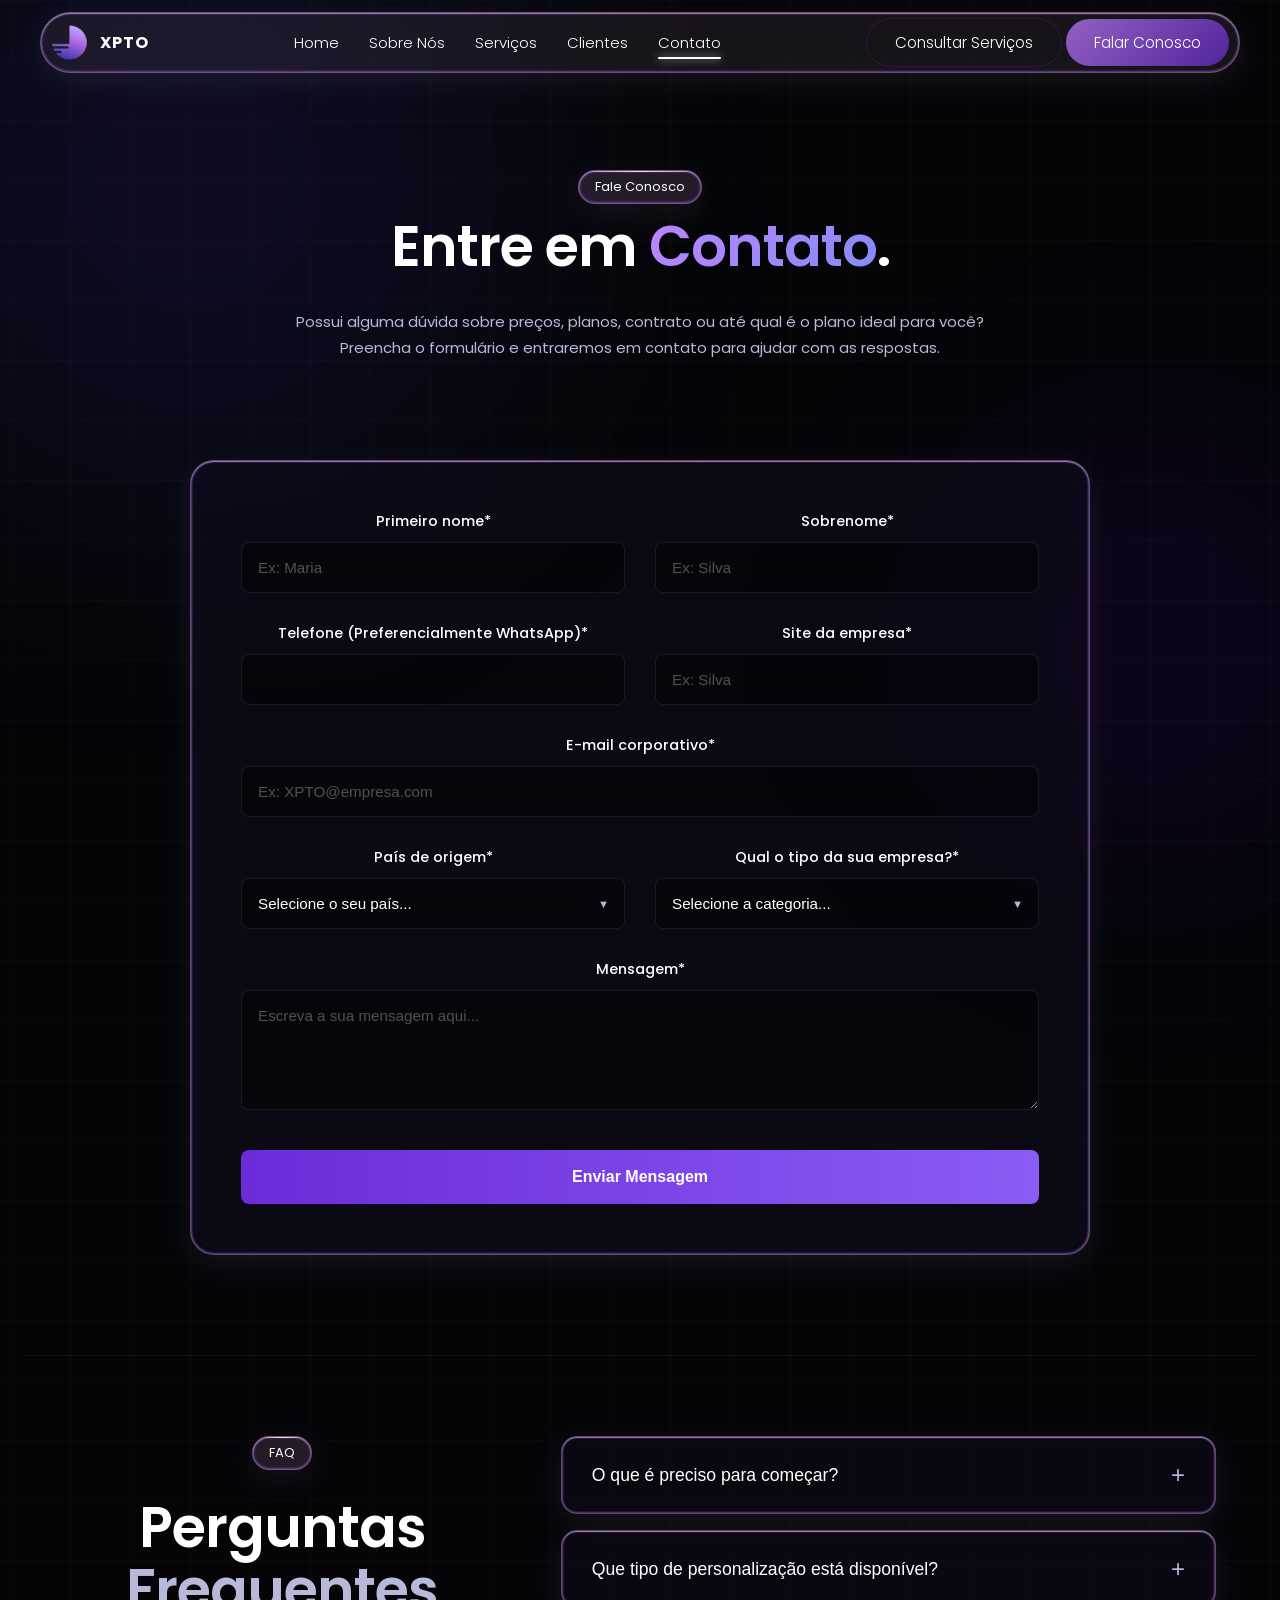
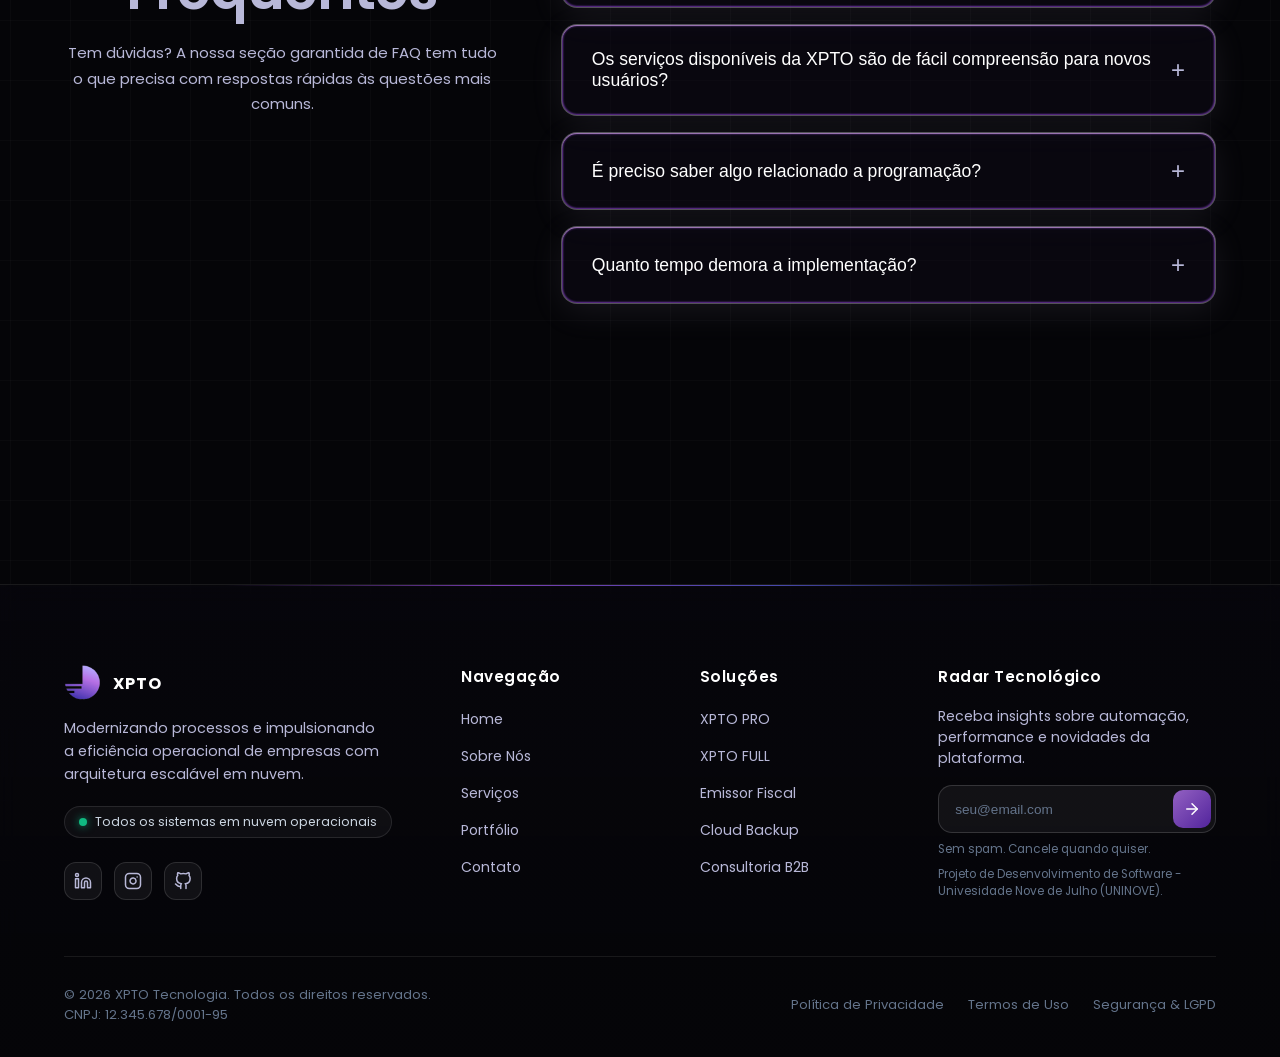
<file: contato.html>
<!DOCTYPE html>
<!-- ================ || INSTRUÇÕES INICIAIS | BASIC INSTRUCTIONS || =================== -->
<html lang="pt-BR">
<head>
    <meta charset="UTF-8">
    <meta name="viewport" content="width=device-width, initial-scale=1.0">
    <title>Contato | XPTO</title>
    <link rel="icon" type="image/png" href="./assets/favicon.ico">
    <link rel="stylesheet" href="style.css">
    
    <link rel="preconnect" href="https://fonts.googleapis.com">
    <link rel="preconnect" href="https://fonts.gstatic.com" crossorigin>
    <link href="https://fonts.googleapis.com/css2?family=Poppins:wght@300;400;500;600;700&display=swap" rel="stylesheet">
</head>

<body>
    <header class="header">
        <div class="header-container">
            <a href="index.html" class="logo">
                <img src="./assets/logo.png" alt="XPTO Logotipo" class="logo-brand">
                <span class="logo-text">XPTO</span>
            </a>

    <nav>
            <button class="mobile-menu-btn" id="mobileMenuBtn" aria-label="Abrir menu">
                <svg width="28" height="28" viewBox="0 0 24 24" fill="none" stroke="currentColor" stroke-width="2" stroke-linecap="round" stroke-linejoin="round">
                    <line x1="3" y1="12" x2="21" y2="12"></line>
                    <line x1="3" y1="6" x2="21" y2="6"></line>
                    <line x1="3" y1="18" x2="21" y2="18"></line>
                </svg>
            </button>

            <ul class="nav-links" id="navLinks">
        <li><a href="index.html" class="nav-link">Home</a></li>
        <li><a href="sobre.html" class="nav-link">Sobre Nós</a></li>
        <li><a href="servicos.html" class="nav-link">Serviços</a></li>
        <li><a href="portfolio.html" class="nav-link">Clientes</a></li>
        <li><a href="contato.html" class="nav-link active">Contato</a></li>
        <li class="mobile-only-action"><a href="contato.html" class="btn btn-primary" style="width: 100%; text-align: center;">Falar Conosco</a></li>
    </ul>
        </nav>

    <div class="nav-actions">
        <a href="contato.html" class="btn btn-outline">Consultar Serviços</a>
        <a href="contato.html" class="btn btn-primary">Falar Conosco</a>
    </div>
</header>
<main class="contact-page">
        <!-- ==================== || 1. CABEÇALHO DA PÁGINA || ==================== -->
        <section class="page-header">
            <div class="container text-center">
                <span class="badge">Fale Conosco</span>
                <h1 class="contact-title">Entre em <span class="text-gradient">Contato</span>.</h1>
                <p class="hero-description">Possui alguma dúvida sobre preços, planos, contrato ou até qual é o plano ideal para você? <br>Preencha o formulário e entraremos em contato para ajudar com as respostas.</p>
            </div>
        </section>

        <!-- ==================== || 2. ZONA DO FORMULÁRIO || ==================== -->
        <section class="form-section">
            <div class="container">
                <div class="form-wrapper">
                    <form action="#" method="POST" class="contact-form">
                        
                        <div class="form-row">
                            <div class="input-group">
                                <label for="firstName">Primeiro nome*</label>
                                <input type="text" id="firstName" name="firstName" placeholder="Ex: Maria" required>
                            </div>
                            <div class="input-group">
                                <label for="lastName">Sobrenome*</label>
                                <input type="text" id="lastName" name="lastName" placeholder="Ex: Silva" required>
                            </div>
                        </div>

                        <div class="form-row">
                            <div class="input-group">
                                <label for="firstName">Telefone (Preferencialmente WhatsApp)*</label>
                                <input type="number" id="phoneNumber" name="phoneNumber" required>
                            </div>
                            <div class="input-group">
                                <label for="lastName">Site da empresa*</label>
                                <input type="text" id="lastName" name="lastName" placeholder="Ex: Silva" required>
                            </div>
                        </div>

                        <div class="form-row full-width">
                            <div class="input-group">
                                <label for="email">E-mail corporativo*</label>
                                <input type="email" id="email" name="email" placeholder="Ex: XPTO@empresa.com" required>
                            </div>
                        </div>

                        <div class="form-row">
                            <div class="input-group">
                                <label for="country">País de origem*</label>
                                <div class="custom-select">
                                    <select id="country" name="country" required>
                                        <option value="" disabled selected>Selecione o seu país...</option>
                                        <option value="br">Brasil</option>
                                        <option value="pt">Portugal</option>
                                        <option value="us">Estados Unidos</option>
                                        <option value="other">Outro</option>
                                    </select>
                                </div>
                            </div>
                            <div class="input-group">
                                <label for="companyType">Qual o tipo da sua empresa?*</label>
                                <div class="custom-select">
                                    <select id="companyType" name="companyType" required>
                                        <option value="" disabled selected>Selecione a categoria...</option>
                                        <option value="startup">Startup</option>
                                        <option value="smb">Pequena/Média Empresa</option>
                                        <option value="enterprise">Grande Empresa</option>
                                        <option value="individual">Particular/Independente</option>
                                    </select>
                                </div>
                            </div>
                        </div>

                        <div class="form-row full-width">
                            <div class="input-group">
                                <label for="message">Mensagem*</label>
                                <textarea id="message" name="message" rows="5" placeholder="Escreva a sua mensagem aqui..." required></textarea>
                            </div>
                        </div>

                        <button type="submit" class="btn-submit">Enviar Mensagem</button>
                    </form>
                </div>
            </div>
        </section>

        <!-- ==================== || 3. FAQ SECTION || ==================== -->
        <section class="faq-section">
            <div class="container faq-container">
                
                <div class="faq-header">
                    <span class="badge">FAQ</span>
                    <h2 class="faq-title">Perguntas<br> <span class="faq-title-span">Frequentes</span></h2>
                    <p class="hero-description">Tem dúvidas? A nossa seção garantida de FAQ tem tudo o que precisa com respostas rápidas às questões mais comuns.</p>
                </div>

                <div class="faq-accordion">
                    
                    <div class="faq-item">
                        <button class="faq-question">
                            O que é preciso para começar?
                            <span class="icon-plus">+</span>
                        </button>
                        <div class="faq-answer">
                            <p>Basta entrar em contato conosco através do formulário acima! Agendaremos uma reunião inicial para entender as suas necessidades e desenhar um plano de ação personalizado para a sua empresa.</p>
                        </div>
                    </div>

                    <div class="faq-item">
                        <button class="faq-question">
                            Que tipo de personalização está disponível?
                            <span class="icon-plus">+</span>
                        </button>
                        <div class="faq-answer">
                            <p>Oferecemos personalização completa, desde a arquitetura de software até ao design da interface, garantindo que a solução final se adapte 100% aos processos e à marca do seu negócio.</p>
                        </div>
                    </div>

                    <div class="faq-item">
                        <button class="faq-question">
                            Os serviços disponíveis da XPTO são de fácil compreensão para novos usuários?
                            <span class="icon-plus">+</span>
                        </button>
                        <div class="faq-answer">
                            <p>Sim! O nosso departamento de Design e Interface foca especialmente em criar experiências ao usuário intuitivas. Além disso, o nosso time de Documentação fornece manuais e formação para garantir uma fácil assimilação e aprendizado.</p>
                        </div>
                    </div>

                    <div class="faq-item">
                        <button class="faq-question">
                            É preciso saber algo relacionado a programação?
                            <span class="icon-plus">+</span>
                        </button>
                        <div class="faq-answer">
                            <p>De forma alguma. Nós tratamos de todo o desenvolvimento técnico, infraestrutura e banco de dados. A sua única preocupação será operar o seu negócio de forma mais eficiente conosco no comando das partes mais complexas!</p>
                        </div>
                    </div>

                    <div class="faq-item">
                        <button class="faq-question">
                            Quanto tempo demora a implementação?
                            <span class="icon-plus">+</span>
                        </button>
                        <div class="faq-answer">
                            <p>O tempo varia dependendo da complexidade do projeto. Soluções mais simples podem estar prontas em semanas, enquanto sistemas complexos podem levar meses. Definimos prazos claros durante a fase de diagnóstico.</p>
                        </div>
                    </div>

                </div>
            </div>
        </section>
    </main>

<footer class="footer">
    <div class="container">
        <div class="footer-grid">
            
            <div class="footer-brand">
                <a href="index.html" class="footer-logo">
                    <img src="./assets/logo.png" alt="Logo XPTO" class="logo-brand">
                    <span class="logo-text">XPTO</span>
                </a>
                <p class="footer-description">
                    Modernizando processos e impulsionando a eficiência operacional de empresas com arquitetura escalável em nuvem.
                </p>

                <div class="system-status">
                    <span class="status-dot"></span>
                    <span>Todos os sistemas em nuvem operacionais</span>
                </div>

                <div class="footer-socials">
                    <a href="#" aria-label="LinkedIn" class="social-link">
                        <svg width="18" height="18" viewBox="0 0 24 24" fill="none" stroke="currentColor" stroke-width="2" stroke-linecap="round" stroke-linejoin="round">
                            <path d="M16 8a6 6 0 0 1 6 6v7h-4v-7a2 2 0 0 0-2-2 2 2 0 0 0-2 2v7h-4v-7a6 6 0 0 1 6-6z"></path>
                            <rect x="2" y="9" width="4" height="12"></rect>
                            <circle cx="4" cy="4" r="2"></circle>
                        </svg>
                    </a>
                    <a href="#" aria-label="Instagram" class="social-link">
                        <svg width="18" height="18" viewBox="0 0 24 24" fill="none" stroke="currentColor" stroke-width="2" stroke-linecap="round" stroke-linejoin="round">
                            <rect x="2" y="2" width="20" height="20" rx="5" ry="5"></rect>
                            <path d="M16 11.37A4 4 0 1 1 12.63 8 4 4 0 0 1 16 11.37z"></path>
                            <line x1="17.5" y1="6.5" x2="17.51" y2="6.5"></line>
                        </svg>
                    </a>
                    <a href="#" aria-label="GitHub" class="social-link">
                        <svg width="18" height="18" viewBox="0 0 24 24" fill="none" stroke="currentColor" stroke-width="2" stroke-linecap="round" stroke-linejoin="round">
                            <path d="M9 19c-5 1.5-5-2.5-7-3m14 6v-3.87a3.37 3.37 0 0 0-.94-2.61c3.14-.35 6.44-1.54 6.44-7A5.44 5.44 0 0 0 20 4.77 5.07 5.07 0 0 0 19.91 1S18.73.65 16 2.48a13.38 13.38 0 0 0-7 0C6.27.65 5.09 1 5.09 1A5.07 5.07 0 0 0 5 4.77a5.44 5.44 0 0 0-1.5 3.78c0 5.42 3.3 6.61 6.44 7A3.37 3.37 0 0 0 9 18.13V22"></path>
                        </svg>
                    </a>
                </div>
            </div>

            <div class="footer-col">
                <h4>Navegação</h4>
                <ul>
                    <li><a href="index.html">Home</a></li>
                    <li><a href="sobre.html">Sobre Nós</a></li>
                    <li><a href="servicos.html">Serviços</a></li>
                    <li><a href="portfolio.html">Portfólio</a></li>
                    <li><a href="contato.html">Contato</a></li>
                </ul>
            </div>

            <div class="footer-col">
                <h4>Soluções</h4>
                <ul>
                    <li><a href="servicos.html">XPTO PRO</a></li>
                    <li><a href="servicos.html">XPTO FULL</a></li>
                    <li><a href="servicos.html">Emissor Fiscal</a></li>
                    <li><a href="servicos.html">Cloud Backup</a></li>
                    <li><a href="servicos.html">Consultoria B2B</a></li>
                </ul>
            </div>

            <div class="footer-newsletter">
                <h4>Radar Tecnológico</h4>
                <p>Receba insights sobre automação, performance e novidades da plataforma.</p>
                <form class="newsletter-form" onsubmit="event.preventDefault();">
                    <input type="email" placeholder="seu@email.com" required aria-label="Seu e-mail">
                    <button type="submit" aria-label="Inscrever-se">
                        <svg width="18" height="18" viewBox="0 0 24 24" fill="none" stroke="currentColor" stroke-width="2" stroke-linecap="round" stroke-linejoin="round">
                            <line x1="5" y1="12" x2="19" y2="12"></line>
                            <polyline points="12 5 19 12 12 19"></polyline>
                        </svg>
                    </button>
                </form>
                <span class="newsletter-note">Sem spam. Cancele quando quiser.</span>
                <span class="newsletter-note">Projeto de Desenvolvimento de Software - Univesidade Nove de Julho (UNINOVE).</span>
            </div>

        </div>

        <div class="footer-bottom">
            <p>&copy; 2026 XPTO Tecnologia. Todos os direitos reservados. <br> CNPJ: 12.345.678/0001-95</p>
            <div class="footer-legal">
                <a href="#">Política de Privacidade</a>
                <a href="#">Termos de Uso</a>
                <a href="#">Segurança & LGPD</a>
            </div>
        </div>
    </div>
</footer>

    <script>
        const mobileMenuBtn = document.getElementById('mobileMenuBtn');
        const navLinks = document.getElementById('navLinks');

        mobileMenuBtn.addEventListener('click', () => {
            navLinks.classList.toggle('active');
        });
        document.addEventListener('DOMContentLoaded', function() {
            const faqItems = document.querySelectorAll('.faq-item');

            faqItems.forEach(item => {
                const questionBtn = item.querySelector('.faq-question');
                
                questionBtn.addEventListener('click', () => {
                    const currentlyActive = document.querySelector('.faq-item.active');
                    if (currentlyActive && currentlyActive !== item) {
                        currentlyActive.classList.remove('active');
                        currentlyActive.querySelector('.icon-plus').textContent = '+';
                    }

                    item.classList.toggle('active');
                    
                    const icon = item.querySelector('.icon-plus');
                    if (item.classList.contains('active')) {
                        icon.textContent = '−';
                    } else {
                        icon.textContent = '+';
                    }
                });
            });
        });
    </script>
</body>
</html>
</file>
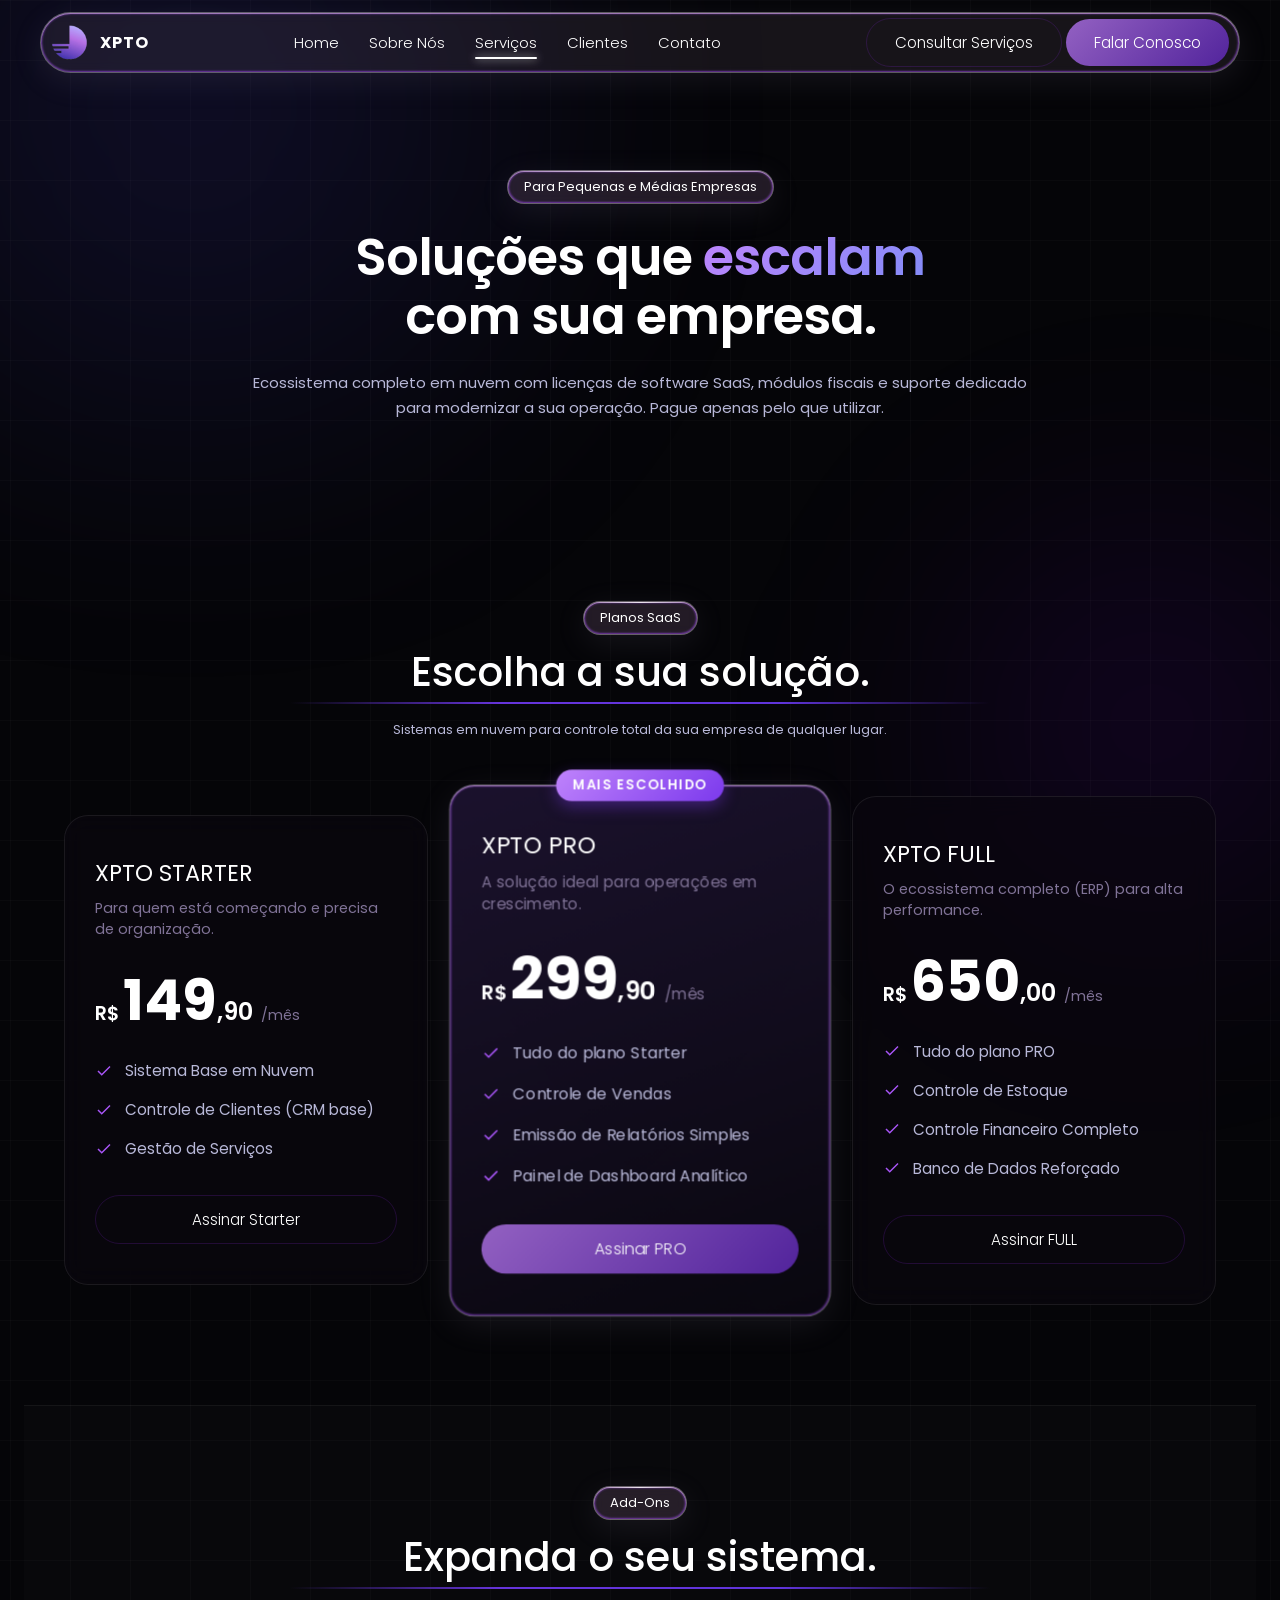
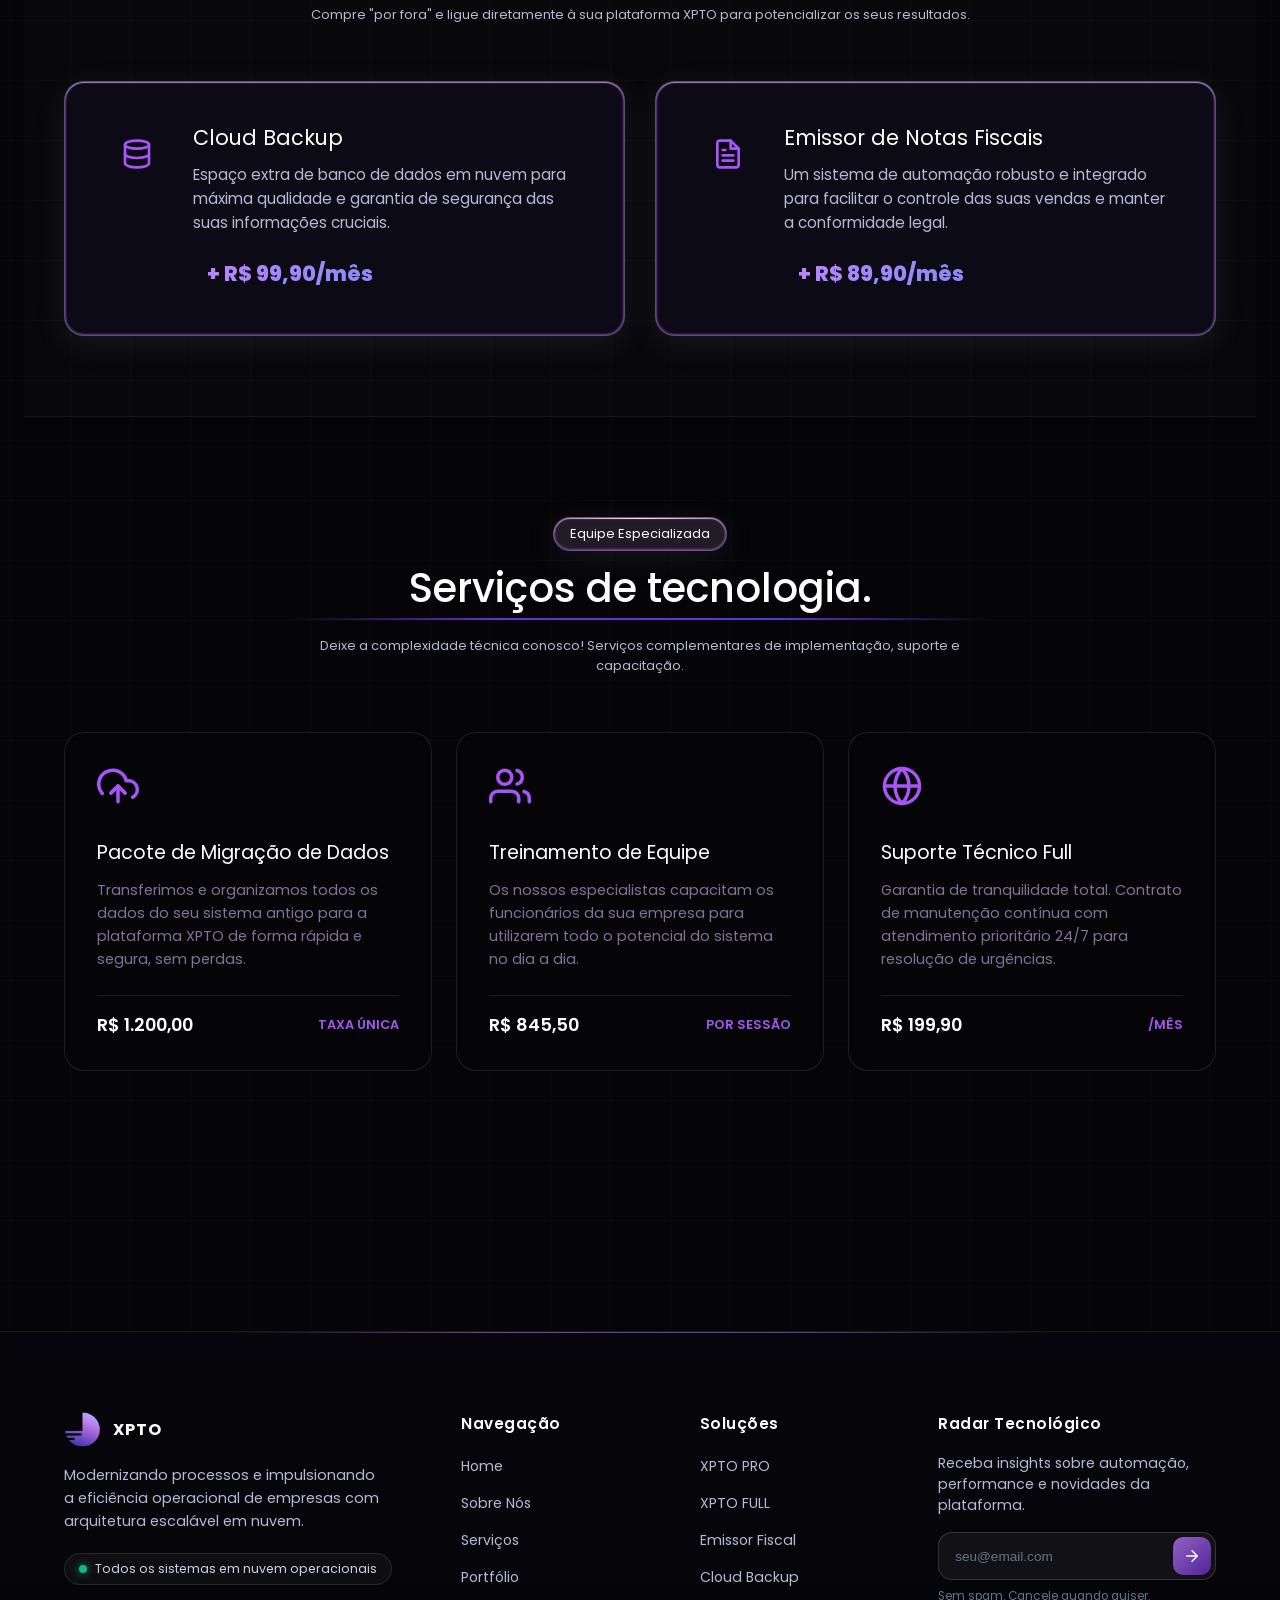
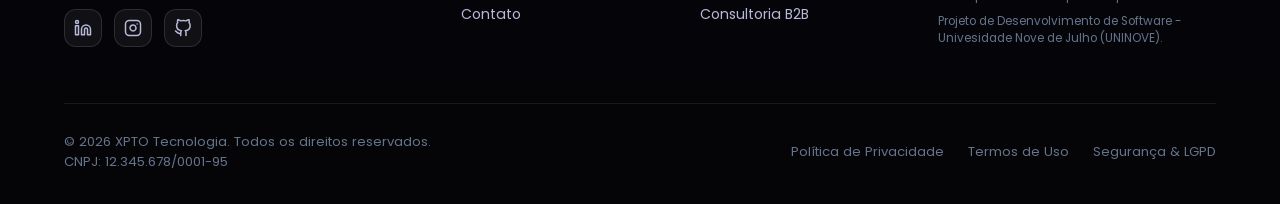
<file: servicos.html>
<!DOCTYPE html>
<!-- ================ || INSTRUÇÕES INICIAIS | BASIC INSTRUCTIONS || =================== -->
<html lang="pt-BR">
<head>
    <meta charset="UTF-8">
    <meta name="viewport" content="width=device-width, initial-scale=1.0">
    <title>Serviços & Planos | XPTO</title>
    <link rel="icon" type="image/png" href="./assets/favicon.ico">
    <link rel="stylesheet" href="style.css">
    
    <link rel="preconnect" href="https://fonts.googleapis.com">
    <link rel="preconnect" href="https://fonts.gstatic.com" crossorigin>
    <link href="https://fonts.googleapis.com/css2?family=Poppins:wght@300;400;500;600;700&display=swap" rel="stylesheet">
</head>

<body>
    <header class="header">
        <div class="header-container">
            <a href="index.html" class="logo">
                <img src="./assets/logo.png" alt="XPTO Logotipo" class="logo-brand">
                <span class="logo-text">XPTO</span>
            </a>

    <nav>
            <button class="mobile-menu-btn" id="mobileMenuBtn" aria-label="Abrir menu">
                <svg width="28" height="28" viewBox="0 0 24 24" fill="none" stroke="currentColor" stroke-width="2" stroke-linecap="round" stroke-linejoin="round">
                    <line x1="3" y1="12" x2="21" y2="12"></line>
                    <line x1="3" y1="6" x2="21" y2="6"></line>
                    <line x1="3" y1="18" x2="21" y2="18"></line>
                </svg>
            </button>

        <ul class="nav-links" id="navLinks">
        <li><a href="index.html" class="nav-link">Home</a></li>
        <li><a href="sobre.html" class="nav-link">Sobre Nós</a></li>
        <li><a href="servicos.html" class="nav-link active">Serviços</a></li>
        <li><a href="portfolio.html" class="nav-link">Clientes</a></li>
        <li><a href="contato.html" class="nav-link">Contato</a></li>
        <li class="mobile-only-action"><a href="contato.html" class="btn btn-primary" style="width: 100%; text-align: center;">Falar Conosco</a></li>
        </ul>
    </nav>

    <div class="nav-actions">
        <a href="contato.html" class="btn btn-outline">Consultar Serviços</a>
        <a href="contato.html" class="btn btn-primary">Falar Conosco</a>
    </div>
</header>

    <main class="services-page">
        <!-- ==================== || 1. HERO SERVIÇOS || ==================== -->
        <section class="services-hero">
            <div class="hero-glow" aria-hidden="true"></div>
            <div class="container text-center">
                <span class="badge">Para Pequenas e Médias Empresas</span>
                <h1 class="hero-title">Soluções que <span class="text-gradient">escalam</span><br>com sua empresa.</h1>
                <p class="hero-description">Ecossistema completo em nuvem com licenças de software SaaS, módulos fiscais e suporte dedicado <br> para modernizar a sua operação. Pague apenas pelo que utilizar.</p>
            </div>
        </section>

        <!-- ==================== || 2. SAAS (PLANOS DE ASSINATURA) || ==================== -->
        <section class="pricing-section">
            <div class="container">
                <div class="section-header">
                    <span class="badge">Planos SaaS</span>
                    <h2 class="section-title">Escolha a sua solução.</h2>
                    <p class="section-subtitle">Sistemas em nuvem para controle total da sua empresa de qualquer lugar.</p>
                </div>

                <div class="pricing-grid">
                    <div class="pricing-card">
                        <div class="pricing-header">
                            <h3>XPTO STARTER</h3>
                            <p>Para quem está começando e precisa de organização.</p>
                        </div>
                        <div class="pricing-price">
                            <span class="currency">R$</span>
                            <span class="amount">149</span>
                            <span class="cents">,90</span>
                            <span class="period">/mês</span>
                        </div>
                        <ul class="pricing-features">
                            <li><svg viewBox="0 0 24 24" fill="none" stroke="currentColor" stroke-width="2"><polyline points="20 6 9 17 4 12"></polyline></svg> Sistema Base em Nuvem</li>
                            <li><svg viewBox="0 0 24 24" fill="none" stroke="currentColor" stroke-width="2"><polyline points="20 6 9 17 4 12"></polyline></svg> Controle de Clientes (CRM base)</li>
                            <li><svg viewBox="0 0 24 24" fill="none" stroke="currentColor" stroke-width="2"><polyline points="20 6 9 17 4 12"></polyline></svg> Gestão de Serviços</li>
                        </ul>
                        <a href="contato.html" class="btn btn-outline btn-full">Assinar Starter</a>
                    </div>

                    <div class="pricing-card popular">
                        <div class="popular-badge">Mais Escolhido</div>
                        <div class="pricing-header">
                            <h3>XPTO PRO</h3>
                            <p>A solução ideal para operações em crescimento.</p>
                        </div>
                        <div class="pricing-price">
                            <span class="currency">R$</span>
                            <span class="amount">299</span>
                            <span class="cents">,90</span>
                            <span class="period">/mês</span>
                        </div>
                        <ul class="pricing-features">
                            <li><svg viewBox="0 0 24 24" fill="none" stroke="currentColor" stroke-width="2"><polyline points="20 6 9 17 4 12"></polyline></svg> Tudo do plano Starter</li>
                            <li><svg viewBox="0 0 24 24" fill="none" stroke="currentColor" stroke-width="2"><polyline points="20 6 9 17 4 12"></polyline></svg> Controle de Vendas</li>
                            <li><svg viewBox="0 0 24 24" fill="none" stroke="currentColor" stroke-width="2"><polyline points="20 6 9 17 4 12"></polyline></svg> Emissão de Relatórios Simples</li>
                            <li><svg viewBox="0 0 24 24" fill="none" stroke="currentColor" stroke-width="2"><polyline points="20 6 9 17 4 12"></polyline></svg> Painel de Dashboard Analítico</li>
                        </ul>
                        <a href="contato.html" class="btn btn-primary btn-full">Assinar PRO</a>
                    </div>

                    <div class="pricing-card">
                        <div class="pricing-header">
                            <h3>XPTO FULL</h3>
                            <p>O ecossistema completo (ERP) para alta performance.</p>
                        </div>
                        <div class="pricing-price">
                            <span class="currency">R$</span>
                            <span class="amount">650</span>
                            <span class="cents">,00</span>
                            <span class="period">/mês</span>
                        </div>
                        <ul class="pricing-features">
                            <li><svg viewBox="0 0 24 24" fill="none" stroke="currentColor" stroke-width="2"><polyline points="20 6 9 17 4 12"></polyline></svg> Tudo do plano PRO</li>
                            <li><svg viewBox="0 0 24 24" fill="none" stroke="currentColor" stroke-width="2"><polyline points="20 6 9 17 4 12"></polyline></svg> Controle de Estoque</li>
                            <li><svg viewBox="0 0 24 24" fill="none" stroke="currentColor" stroke-width="2"><polyline points="20 6 9 17 4 12"></polyline></svg> Controle Financeiro Completo</li>
                            <li><svg viewBox="0 0 24 24" fill="none" stroke="currentColor" stroke-width="2"><polyline points="20 6 9 17 4 12"></polyline></svg> Banco de Dados Reforçado</li>
                        </ul>
                        <a href="contato.html" class="btn btn-outline btn-full">Assinar FULL</a>
                    </div>
                </div>
            </div>
        </section>

        <!-- ==================== || 3. ADD-ONS E MÓDULOS || ==================== -->
        <section class="addons-section">
            <div class="container">
                <div class="section-header">
                    <span class="badge">Add-Ons</span>
                    <h2 class="section-title">Expanda o seu sistema.</h2>
                    <p class="section-subtitle">Compre "por fora" e ligue diretamente à sua plataforma XPTO para potencializar os seus resultados.</p>
                </div>

                <div class="addons-grid">
                    <div class="addon-card">
                        <div class="addon-icon">
                            <svg viewBox="0 0 24 24" fill="none" stroke="currentColor" stroke-width="2" stroke-linecap="round" stroke-linejoin="round">
                                <ellipse cx="12" cy="5" rx="9" ry="3"></ellipse>
                                <path d="M21 12c0 1.66-4 3-9 3s-9-1.34-9-3"></path>
                                <path d="M3 5v14c0 1.66 4 3 9 3s9-1.34 9-3V5"></path>
                            </svg>
                        </div>
                        <div class="addon-content">
                            <h3>Cloud Backup</h3>
                            <p>Espaço extra de banco de dados em nuvem para máxima qualidade e garantia de segurança das suas informações cruciais.</p>
                            <span class="addon-price">+ R$ 99,90/mês</span>
                        </div>
                    </div>

                    <div class="addon-card">
                        <div class="addon-icon">
                            <svg viewBox="0 0 24 24" fill="none" stroke="currentColor" stroke-width="2" stroke-linecap="round" stroke-linejoin="round">
                                <path d="M14 2H6a2 2 0 0 0-2 2v16a2 2 0 0 0 2 2h12a2 2 0 0 0 2-2V8z"></path>
                                <polyline points="14 2 14 8 20 8"></polyline>
                                <line x1="16" y1="13" x2="8" y2="13"></line>
                                <line x1="16" y1="17" x2="8" y2="17"></line>
                                <polyline points="10 9 9 9 8 9"></polyline>
                            </svg>
                        </div>
                        <div class="addon-content">
                            <h3>Emissor de Notas Fiscais</h3>
                            <p>Um sistema de automação robusto e integrado para facilitar o controle das suas vendas e manter a conformidade legal.</p>
                            <span class="addon-price">+ R$ 89,90/mês</span>
                        </div>
                    </div>
                </div>
            </div>
        </section>

        <!-- ==================== || 4. SERVIÇOS DE TECNOLOGIA || ==================== -->
        <section class="tech-services-section">
            <div class="container">
                <div class="section-header">
                    <span class="badge">Equipe Especializada</span>
                    <h2 class="section-title">Serviços de tecnologia.</h2>
                    <p class="section-subtitle">Deixe a complexidade técnica conosco! Serviços complementares de implementação, suporte e capacitação.</p>
                </div>

                <div class="tech-grid">
                    <div class="tech-card">
                        <div class="tech-icon">
                            <svg viewBox="0 0 24 24" fill="none" stroke="currentColor" stroke-width="2" stroke-linecap="round" stroke-linejoin="round">
                                <polyline points="16 16 12 12 8 16"></polyline>
                                <line x1="12" y1="12" x2="12" y2="21"></line>
                                <path d="M20.39 18.39A5 5 0 0 0 18 9h-1.26A8 8 0 1 0 3 16.3"></path>
                                <polyline points="16 16 12 12 8 16"></polyline>
                            </svg>
                        </div>
                        <h3>Pacote de Migração de Dados</h3>
                        <p>Transferimos e organizamos todos os dados do seu sistema antigo para a plataforma XPTO de forma rápida e segura, sem perdas.</p>
                        <div class="tech-footer">
                            <span class="tech-price">R$ 1.200,00</span>
                            <span class="tech-type">Taxa Única</span>
                        </div>
                    </div>

                    <div class="tech-card">
                        <div class="tech-icon">
                            <svg viewBox="0 0 24 24" fill="none" stroke="currentColor" stroke-width="2" stroke-linecap="round" stroke-linejoin="round">
                                <path d="M17 21v-2a4 4 0 0 0-4-4H5a4 4 0 0 0-4 4v2"></path>
                                <circle cx="9" cy="7" r="4"></circle>
                                <path d="M23 21v-2a4 4 0 0 0-3-3.87"></path>
                                <path d="M16 3.13a4 4 0 0 1 0 7.75"></path>
                            </svg>
                        </div>
                        <h3>Treinamento de Equipe</h3>
                        <p>Os nossos especialistas capacitam os funcionários da sua empresa para utilizarem todo o potencial do sistema no dia a dia.</p>
                        <div class="tech-footer">
                            <span class="tech-price">R$ 845,50</span>
                            <span class="tech-type">Por Sessão</span>
                        </div>
                    </div>

                    <div class="tech-card">
                        <div class="tech-icon">
                            <svg viewBox="0 0 24 24" fill="none" stroke="currentColor" stroke-width="2" stroke-linecap="round" stroke-linejoin="round">
                                <circle cx="12" cy="12" r="10"></circle>
                                <path d="M12 2a14.5 14.5 0 0 0 0 20 14.5 14.5 0 0 0 0-20"></path>
                                <path d="M2 12h20"></path>
                            </svg>
                        </div>
                        <h3>Suporte Técnico Full</h3>
                        <p>Garantia de tranquilidade total. Contrato de manutenção contínua com atendimento prioritário 24/7 para resolução de urgências.</p>
                        <div class="tech-footer">
                            <span class="tech-price">R$ 199,90</span>
                            <span class="tech-type">/mês</span>
                        </div>
                    </div>
                </div>
            </div>
        </section>
    </main>

<footer class="footer">
    <div class="container">
        <div class="footer-grid">
            
            <div class="footer-brand">
                <a href="index.html" class="footer-logo">
                    <img src="./assets/logo.png" alt="Logo XPTO" class="logo-brand">
                    <span class="logo-text">XPTO</span>
                </a>
                <p class="footer-description">
                    Modernizando processos e impulsionando a eficiência operacional de empresas com arquitetura escalável em nuvem.
                </p>

                <div class="system-status">
                    <span class="status-dot"></span>
                    <span>Todos os sistemas em nuvem operacionais</span>
                </div>

                <div class="footer-socials">
                    <a href="#" aria-label="LinkedIn" class="social-link">
                        <svg width="18" height="18" viewBox="0 0 24 24" fill="none" stroke="currentColor" stroke-width="2" stroke-linecap="round" stroke-linejoin="round">
                            <path d="M16 8a6 6 0 0 1 6 6v7h-4v-7a2 2 0 0 0-2-2 2 2 0 0 0-2 2v7h-4v-7a6 6 0 0 1 6-6z"></path>
                            <rect x="2" y="9" width="4" height="12"></rect>
                            <circle cx="4" cy="4" r="2"></circle>
                        </svg>
                    </a>
                    <a href="#" aria-label="Instagram" class="social-link">
                        <svg width="18" height="18" viewBox="0 0 24 24" fill="none" stroke="currentColor" stroke-width="2" stroke-linecap="round" stroke-linejoin="round">
                            <rect x="2" y="2" width="20" height="20" rx="5" ry="5"></rect>
                            <path d="M16 11.37A4 4 0 1 1 12.63 8 4 4 0 0 1 16 11.37z"></path>
                            <line x1="17.5" y1="6.5" x2="17.51" y2="6.5"></line>
                        </svg>
                    </a>
                    <a href="#" aria-label="GitHub" class="social-link">
                        <svg width="18" height="18" viewBox="0 0 24 24" fill="none" stroke="currentColor" stroke-width="2" stroke-linecap="round" stroke-linejoin="round">
                            <path d="M9 19c-5 1.5-5-2.5-7-3m14 6v-3.87a3.37 3.37 0 0 0-.94-2.61c3.14-.35 6.44-1.54 6.44-7A5.44 5.44 0 0 0 20 4.77 5.07 5.07 0 0 0 19.91 1S18.73.65 16 2.48a13.38 13.38 0 0 0-7 0C6.27.65 5.09 1 5.09 1A5.07 5.07 0 0 0 5 4.77a5.44 5.44 0 0 0-1.5 3.78c0 5.42 3.3 6.61 6.44 7A3.37 3.37 0 0 0 9 18.13V22"></path>
                        </svg>
                    </a>
                </div>
            </div>

            <div class="footer-col">
                <h4>Navegação</h4>
                <ul>
                    <li><a href="index.html">Home</a></li>
                    <li><a href="sobre.html">Sobre Nós</a></li>
                    <li><a href="servicos.html">Serviços</a></li>
                    <li><a href="portfolio.html">Portfólio</a></li>
                    <li><a href="contato.html">Contato</a></li>
                </ul>
            </div>

            <div class="footer-col">
                <h4>Soluções</h4>
                <ul>
                    <li><a href="servicos.html">XPTO PRO</a></li>
                    <li><a href="servicos.html">XPTO FULL</a></li>
                    <li><a href="servicos.html">Emissor Fiscal</a></li>
                    <li><a href="servicos.html">Cloud Backup</a></li>
                    <li><a href="servicos.html">Consultoria B2B</a></li>
                </ul>
            </div>

            <div class="footer-newsletter">
                <h4>Radar Tecnológico</h4>
                <p>Receba insights sobre automação, performance e novidades da plataforma.</p>
                <form class="newsletter-form" onsubmit="event.preventDefault();">
                    <input type="email" placeholder="seu@email.com" required aria-label="Seu e-mail">
                    <button type="submit" aria-label="Inscrever-se">
                        <svg width="18" height="18" viewBox="0 0 24 24" fill="none" stroke="currentColor" stroke-width="2" stroke-linecap="round" stroke-linejoin="round">
                            <line x1="5" y1="12" x2="19" y2="12"></line>
                            <polyline points="12 5 19 12 12 19"></polyline>
                        </svg>
                    </button>
                </form>
                <span class="newsletter-note">Sem spam. Cancele quando quiser.</span>
                <span class="newsletter-note">Projeto de Desenvolvimento de Software - Univesidade Nove de Julho (UNINOVE).</span>
            </div>

        </div>

        <div class="footer-bottom">
            <p>&copy; 2026 XPTO Tecnologia. Todos os direitos reservados. <br> CNPJ: 12.345.678/0001-95</p>
            <div class="footer-legal">
                <a href="#">Política de Privacidade</a>
                <a href="#">Termos de Uso</a>
                <a href="#">Segurança & LGPD</a>
            </div>
        </div>
    </div>
</footer>

    <script>
        document.addEventListener('DOMContentLoaded', function() {
            const mobileMenuBtn = document.getElementById('mobileMenuBtn');
            const navLinks = document.getElementById('navLinks');

            mobileMenuBtn.addEventListener('click', () => {
                navLinks.classList.toggle('active');
            });
        });
    </script>
</body>
</html>
</file>
<file: style.css>
/* =========================================================================
    [SITE - XPTO] -> DEFINIÇÃO DE VARIÁVEIS GLOBAIS + CONFIGURAÇÃO DO TEMA 
    ============================================================================ */
:root {
    --font-title: 'Poppins', sans-serif;
    --font-body: 'Poppins', sans-serif;
    font-family: "Poppins", sans-serif;

    --bg-dark: #0a0a0c;
    --bg-purple: #29046d;
    --bg-card: rgba(8, 6, 8, 0.932);
    --bg-card-hover: #ffffff0f;
    --border-color: #8a2be233;
    --border-hover: #9d4edd;
    
    --accent-purple: #8a2be2;
    --accent-glow: #a855f7;
    --text-primary: #ffffff;
    --text-secondary: #b8b8d8;
    --text-muted: #807397;
    
    --gradient-primary: linear-gradient(135deg, #9361c2 0%, #52249c 100%);
    --gradient-glow: radial-gradient(circle at 50% 0%, #8a2be259 0%, #0a0a0c 75%);
    --gradient-card: linear-gradient(180deg, #8a2be214 0%, #0a0a0c99 100%);

    --shadow-glow: 0 0 25px rgba(146, 79, 209, 0.35);
    --shadow-card: 0 10px 30px rgba(0, 0, 0, 0.5);
    
    --radius-sm: 30px;
    --radius-md: 16px;
    --radius-lg: 24px;
    --transition: all 0.3s cubic-bezier(0.4, 0, 0.2, 1);
}

h1, h2, h3, .logo-text {
    font-family: var(--font-title);
    font-weight: 400;
    font-style: normal;
}

* {
    margin: 0;
    padding: 0;
    box-sizing: border-box;
}

html {
    scroll-behavior: smooth;
    font-size: 16px;
}

body {
    background-color: #050508;
    background-image: 
        linear-gradient(rgba(255, 255, 255, 0.02) 1px, transparent 1px),
        linear-gradient(90deg, rgba(255, 255, 255, 0.02) 1px, transparent 1px);
    background-size: 60px 60px;
    background-position: center top;
    color: #ffffff;
    min-height: 100vh;
    position: relative;
    overflow-x: hidden; 
    z-index: 0;
}

body::before {
    content: '';
    position: absolute;
    top: -10%;
    left: -20%;
    width: 70vw;
    height: 70vw;
    background: radial-gradient( rgba(79, 70, 229, 0.15) 0%, transparent 80%);
    filter: blur(90px);
    pointer-events: none; 
    z-index: -1;
}

body::after {
    content: '';
    position: absolute;
    top: 10%;
    right: -20%;
    width: 60vw;
    height: 60vw;
    background: radial-gradient(rgba(120, 0, 233, 0.12) 0%, transparent 60%);
    filter: blur(90px);
    pointer-events: none;
    z-index: -1;
}
a {
    text-decoration: none;
    color: inherit;
    transition: var(--transition);
}

ul {
    list-style: none;
}

img {
    max-width: 100%;
    height: auto;
    display: block;
}

.container {
    max-width: 1200px;
    margin: 0 auto;
    padding: 0 24px;
}

/* ==========================================================================
    [SITE - XPTO] -> BOTÕES, BADGES E UTILITÁRIOS
   ========================================================================== */
.btn {
    display: inline-flex;
    align-items: center;
    justify-content: center;
    padding: 12px 28px;
    border-radius: var(--radius-sm);
    font-weight: 300;
    font-size: 0.95rem;
    cursor: pointer;
    transition: var(--transition);
}

.btn-primary {
    background: var(--gradient-primary);
    color: #ffffff;
}

.btn-primary:hover {
    transform: translateY(-2px);
}

.btn-outline {
    background: transparent;
    border: 1px solid var(--border-color);
    color: var(--text-primary);
}

.btn-outline:hover {
     transform: translateY(-2px);
    border-color: var(--accent-glow);
    background: rgba(138, 43, 226, 0.1);
    box-shadow: var(--shadow-glow);
}

.badge {
    font-size: 13px;
    display: inline-block;
    padding: 6px 16px;
    border-radius: 50px;
    background: rgba(250, 189, 255, 0.12);
    backdrop-filter: blur(7px);
    -webkit-backdrop-filter: blur(7px);
    border-radius: 20px;
    border: 1px solid rgba(255, 255, 255, 0.3);
    box-shadow: 
        0 8px 32px rgba(179, 165, 194, 0.1),
        inset 0 1px 0 rgba(254, 217, 255, 0.411),
        inset 0 -1px 0 rgba(86, 4, 153, 0.1),
        inset 0 0 2px 1px rgba(169, 85, 247, 0.623);
    position: relative;
    overflow: hidden;
}

.badge::before {
  content: '';
  position: absolute;
  top: 0;
  left: 0;
  right: 0;
  height: 1px;
  background: linear-gradient(
    90deg,
    transparent,
    rgba(255, 255, 255, 0.8),
    transparent
  );
}

.badge::after {
  content: '';
  position: absolute;
  top: 0;
  left: 0;
  width: 1px;
  height: 100%;
  background: linear-gradient(
    180deg,
    rgba(255, 255, 255, 0.8),
    transparent,
    rgba(255, 255, 255, 0.3)
  );
}

.section-header {
    text-align: center;
    max-width: 700px;
    margin: 0 auto 56px auto;
}

.section-title {
    font-family: var(--font-title);
    font-size: 40px;
    font-weight: 500;
    background-image: linear-gradient(to right, transparent 0%, #6634db 30%, #6034db 70%, transparent 100%);      background-repeat: no-repeat;
    background-size: 100% 2px;
    background-position: 0 100%;
    padding-bottom: 2px;
    margin-bottom: 16px;
}

.section-subtitle {
    color: var(--text-secondary);
    font-size: 13px;
}

/* ==========================================================================
   [SITE - XPTO] -> RODAPÉ (FOOTER)
   ========================================================================== */
.footer {
    position: relative;
    background: linear-gradient(180deg, rgba(8, 7, 14, 0.6) 0%, rgba(5, 5, 8, 0.98) 100%);
    backdrop-filter: blur(12px);
    -webkit-backdrop-filter: blur(12px);
    padding: 80px 0 32px 0;
    margin-top: 60px;
    overflow: hidden;
    border-top: 1px solid rgba(255, 255, 255, 0.08);
}

.footer::before {
    content: '';
    position: absolute;
    top: 0;
    left: 50%;
    transform: translateX(-50%);
    width: 65%;
    height: 1px;
    background: linear-gradient(90deg, transparent, rgba(168, 85, 247, 0.7), rgba(99, 102, 241, 0.7), transparent);
}

.footer .container {
    position: relative;
    z-index: 1;
}

.footer-grid {
    display: grid;
    grid-template-columns: 1.8fr 1fr 1fr 1.4fr;
    gap: 40px;
    padding-bottom: 56px;
    border-bottom: 1px solid rgba(255, 255, 255, 0.08);
}

.footer-logo {
    display: inline-flex;
    align-items: center;
    gap: 12px;
    text-decoration: none;
    margin-bottom: 16px;
}

.footer-description {
    color: var(--text-secondary, #b8b8d8);
    font-size: 0.9rem;
    line-height: 1.6;
    max-width: 320px;
    margin-bottom: 20px;
}

.system-status {
    display: inline-flex;
    align-items: center;
    gap: 8px;
    padding: 6px 14px;
    background: rgba(255, 255, 255, 0.04);
    border: 1px solid rgba(255, 255, 255, 0.1);
    border-radius: 30px;
    font-size: 0.78rem;
    color: #cbd5e1;
    margin-bottom: 24px;
}

.status-dot {
    width: 8px;
    height: 8px;
    border-radius: 50%;
    background-color: #10b981;
    box-shadow: 0 0 8px rgba(16, 185, 129, 0.8);
    animation: pulseStatus 2s infinite;
}

@keyframes pulseStatus {
    0%, 100% { opacity: 1; transform: scale(1); }
    50% { opacity: 0.5; transform: scale(0.85); }
}

.footer-socials {
    display: flex;
    align-items: center;
    gap: 12px;
}

.social-link {
    width: 38px;
    height: 38px;
    border-radius: 12px;
    background: rgba(255, 255, 255, 0.05);
    border: 1px solid rgba(255, 255, 255, 0.12);
    display: flex;
    align-items: center;
    justify-content: center;
    color: var(--text-secondary, #b8b8d8);
    transition: all 0.3s ease;
}

.social-link:hover {
    color: #ffffff;
    background: rgba(168, 85, 247, 0.2);
    border-color: var(--accent-glow, #a855f7);
    transform: translateY(-3px);
    box-shadow: 0 6px 16px rgba(168, 85, 247, 0.3);
}

.footer-col h4,
.footer-newsletter h4 {
    font-family: var(--font-title, 'Poppins', sans-serif);
    font-size: 0.95rem;
    font-weight: 600;
    color: #ffffff;
    margin-bottom: 18px;
    letter-spacing: 0.5px;
}

.footer-col ul {
    list-style: none;
    padding: 0;
    margin: 0;
    display: flex;
    flex-direction: column;
    gap: 12px;
}

.footer-col a {
    color: var(--text-secondary, #b8b8d8);
    font-size: 0.88rem;
    text-decoration: none;
    transition: color 0.25s ease, transform 0.25s ease;
    display: inline-block;
}

.footer-col a:hover {
    color: #ffffff;
    transform: translateX(4px);
}

.footer-newsletter p {
    color: var(--text-secondary, #b8b8d8);
    font-size: 0.88rem;
    line-height: 1.5;
    margin-bottom: 16px;
}

.newsletter-form {
    display: flex;
    align-items: center;
    background: rgba(255, 255, 255, 0.05);
    border: 1px solid rgba(255, 255, 255, 0.15);
    border-radius: 14px;
    padding: 4px;
    transition: border-color 0.3s ease, box-shadow 0.3s ease;
}

.newsletter-form:focus-within {
    border-color: var(--accent-glow, #a855f7);
    box-shadow: 0 0 15px rgba(168, 85, 247, 0.25);
}

.newsletter-form input {
    flex: 1;
    background: transparent;
    border: none;
    padding: 10px 12px;
    color: #ffffff;
    font-size: 0.85rem;
    outline: none;
    min-width: 0;
}

.newsletter-form input::placeholder {
    color: #64748b;
}

.newsletter-form button {
    background: var(--gradient-primary, linear-gradient(135deg, #9361c2 0%, #52249c 100%));
    border: none;
    border-radius: 10px;
    width: 38px;
    height: 38px;
    display: flex;
    align-items: center;
    justify-content: center;
    color: #ffffff;
    cursor: pointer;
    flex-shrink: 0;
    transition: transform 0.25s ease, box-shadow 0.25s ease;
}

.newsletter-form button:hover {
    transform: scale(1.05);
    box-shadow: 0 0 12px rgba(168, 85, 247, 0.6);
}

.newsletter-note {
    display: block;
    font-size: 0.74rem;
    color: #64748b;
    margin-top: 8px;
}

.footer-bottom {
    padding-top: 28px;
    display: flex;
    align-items: center;
    justify-content: space-between;
    flex-wrap: wrap;
    gap: 16px;
    font-size: 0.82rem;
    color: #64748b;
}

.footer-legal {
    display: flex;
    align-items: center;
    gap: 24px;
}

.footer-legal a {
    color: #64748b;
    text-decoration: none;
    transition: color 0.25s ease;
}

.footer-legal a:hover {
    color: #cbd5e1;
}


/* ==========================================================================
   1. [HOME] -> CABEÇALHO (HEADER & NAVBAR) & ESTILOS DA PÁGINA
   ========================================================================== */
.header {
    position: fixed;
    width: 100%;
    z-index: 1000;
    background: transparent;
    transition: background 0.4s ease, backdrop-filter 0.4s ease, border-color 0.4s ease, box-shadow 0.4s ease;
}

.header-container {
    max-width: 1200px;
    margin: 12px auto;
    width: 95%;
    padding: 5px 10px;
    display: flex;
    align-items: center;
    justify-content: space-between;
    border-radius: var(--radius-sm);
    background: rgba(122, 103, 124, 0.158);
    backdrop-filter: blur(7px);
    -webkit-backdrop-filter: blur(7px);
    border-radius: 40px;
    border: 1px solid rgba(255, 255, 255, 0.3);
    box-shadow: 
        0 8px 32px rgba(179, 165, 194, 0.1),
        inset 0 1px 0 rgba(254, 217, 255, 0.411),
        inset 0 -1px 0 rgba(86, 4, 153, 0.1),
        inset 0 0 2px 1px rgba(169, 85, 247, 0.623);
    position: relative;
}

.logo {
    display: flex;
    align-items: center;
    gap: 12px;
}

.logo-brand {
    height: 36px;
    width: auto;
}

.logo-text {
    font-family: var(--font-title);
    font-size: 15;
    font-weight: 700;
    color: var(--text-primary);
    letter-spacing: 1px;
}

.nav-links {
    display: flex;
    align-items: center;
    gap: 75px;
    font-size: 15px;
    font-weight: 300;
}

/* ==========================================================================
   2. [HOME] -> HERO SECTION (SEÇÃO PRINCIPAL)
   ========================================================================== */
.hero {
    position: relative;
    padding: 170px 24px 100px 24px;
    text-align: center;
} 

.hero-container {
    max-width: 850px;
    margin: 0 auto;
}

.hero-title {
    font-family: var(--font-title);
    font-size: 3.2rem;
    font-weight: 560;
    line-height: 1.15;
    margin-top: 1.5rem;
    margin-bottom: 1.5rem;
    letter-spacing: -1px;
}

.hero-description {
    font-size: 15px;
    color: var(--text-secondary);
    margin-bottom: 40px;
    line-height: 1.7;  
}

.hero-buttons {
    display: flex;
    align-items: center;
    justify-content: center;
    gap: 16px;
}

/* ==========================================================================
   3. [HOME] -> CARROSSEL DE EMPRESAS (TRUSTED LOGOS CAROUSEL)
   ========================================================================== */

.trusted-by {
    max-width: 1200px;
    margin: 60px auto 0 auto;
    text-align: center;
    border-top: 1px solid rgba(255, 255, 255, 0.05);
    padding-top: 30px;
}

.trusted-by p {
    color: var(--text-muted);
    font-weight: 600;
    font-size: 0.85rem;
    margin-bottom: 24px;
    text-transform: uppercase;
    letter-spacing: 1.5px;
}

.trusted-logos-fade {
    overflow: hidden;
    width: 100%;
    position: relative;
    -webkit-mask-image: linear-gradient(to right, transparent 0%, black 15%, black 85%, transparent 100%);
    mask-image: linear-gradient(to right, transparent 0%, black 15%, black 85%, transparent 100%);
}

.trusted-logos-carousel {
    display: flex;
    align-items: center;
    gap: 60px; 
    width: max-content; 
    animation: scrollMarquee 20s linear infinite; 
}

.trusted-logos-fade:hover .trusted-logos-carousel {
    animation-play-state: paused;
}

.trusted-logos-carousel img {
    height: 35px;
    width: auto;
    object-fit: contain;
    filter: grayscale(100%) brightness(200%); 
    opacity: 0.6;
    transition: all 0.3s ease;
}

.trusted-logos-carousel img:hover {
    filter: grayscale(0%) brightness(100%);
    opacity: 1;
}

@keyframes scrollMarquee {
    0% {
        transform: translateX(0);
    }
    100% {
        transform: translateX(-50%); 
    }
}

/* ==========================================================================
   4. [HOME] -> GRELHA DE SERVIÇOS (SERVICES GRID)
   ========================================================================== */
.services-grid {
    display: grid;
    grid-template-columns: repeat(auto-fit, minmax(280px, 1fr));
    gap: 24px;
}

.service-card {
    background: var(--bg-card, rgba(255, 255, 255, 0.03));
    border-radius: var(--radius-md, 20px);
    padding: 28px;
    display: flex;
    flex-direction: column;
    justify-content: space-between;
    transition: all 0.35s cubic-bezier(0.4, 0, 0.2, 1);
    cursor: pointer;
    position: relative;
    overflow: hidden;
    border: 0.3px solid rgba(255, 255, 255, 0.3);
    box-shadow: 
        0 8px 32px rgba(179, 165, 194, 0.1),
        inset 0 1px 0 rgba(254, 217, 255, 0.411),
        inset 0 -1px 0 rgba(86, 4, 153, 0.1),
        inset 0 0 2px 1px rgba(169, 85, 247, 0.623);
}

.card-header {
    display: flex;
    align-items: center;
    justify-content: space-between;
    margin-bottom: 20px;
}

.service-icon {
    color: var(--accent-glow, #a855f7);
    display: flex;
    align-items: center;
    justify-content: center;
    transition: color 0.3s ease, transform 0.3s ease;
}

.service-icon svg {
    width: 40px;
    height: 40px;
}

.card-arrow {
    width: 36px;
    height: 36px;
    border-radius: 50%;
    border: 1px solid var(--border-color, rgba(138, 43, 226, 0.4));
    display: flex;
    align-items: center;
    justify-content: center;
    color: var(--accent-glow, #a855f7);
    transition: all 0.3s ease;
}

.card-arrow svg {
    width: 18px;
    height: 18px;
}

.card-meta {
    display: flex;
    align-items: center;
    justify-content: space-between;
    margin-bottom: 12px;
}

.service-category {
    font-size: 0.75rem;
    text-transform: uppercase;
    letter-spacing: 0.8px;
    font-weight: 700;
    color: var(--accent-glow, #a855f7);
    transition: color 0.3s ease;
}

.service-price {
    font-family: var(--font-title);
    font-size: 1.1rem;
    font-weight: 700;
    color: #ffffff;
}

.service-price small {
    font-size: 0.75rem;
    font-weight: 400;
    opacity: 0.8;
}

.service-card h3 {
    font-family: var(--font-title);
    font-size: 1.2rem;
    color: #ffffff;
    margin-bottom: 10px;
    transition: color 0.3s ease;
}

.service-card p {
    color: var(--text-secondary, #a0a0b0);
    font-size: 0.9rem;
    line-height: 1.55;
    transition: color 0.3s ease;
}

.service-card:hover {
    background: linear-gradient(135deg, #7c3aed 0%, #4f46e5 100%);
    border-color: rgba(255, 255, 255, 0.4);
    box-shadow: 0 15px 35px rgba(124, 58, 237, 0.45);
    transform: translateY(-6px);
}

.service-card:hover .service-icon {
    color: #ffffff;
    transform: scale(1.05);
}

.service-card:hover .card-arrow {
    color: #ffffff;
    border-color: rgba(255, 255, 255, 0.8);
    background: rgba(255, 255, 255, 0.15);
    transform: translate(2px, -2px);
}

.service-card:hover .service-category,
.service-card:hover p {
    color: rgba(255, 255, 255, 0.9);
}

.service-card p {
    color: var(--text-secondary);
    font-size: 0.95rem;
}

.service-button {
    display: flex;
    align-items: center;
    justify-content: center;
    margin-top: 40px;
    margin-bottom: 40px;
    gap: 16px;
}

/* ==========================================================================
   5. [HOME] -> PÚBLICO ALVO (TARGET AUDIENCE)
   ========================================================================== */
.segments-section {
    padding: 30px 0;
    position: relative;
    background-color: var(--bg-purple);
    background-image: 
        linear-gradient(rgba(255, 255, 255, 0.02) 1px, transparent 1px),
        linear-gradient(90deg, rgba(255, 255, 255, 0.02) 1px, transparent 1px);
    background-size: 60px 60px;
    background-position: center top;
    color: #ffffff;
    position: relative;
    overflow-x: hidden; 
    z-index: 0;
}

.segments-grid {
    display: grid;
    grid-template-columns: repeat(auto-fit, minmax(300px, 1fr));
    gap: 35px;
}

.segment-card {
    position: relative;
    height: 250px;
    border-radius: 40px;
    overflow: hidden;
    background-size: cover;
    background-position: center;
    background-color: #15043ffa;
    box-shadow: 
        0 10px 30px rgba(0, 0, 0, 0.5),
        inset 0 0;
            border: 0.3px solid rgba(255, 255, 255, 0.3);
    box-shadow: 
        0 8px 32px rgba(179, 165, 194, 0.1),
        inset 0 1px 0 rgba(254, 217, 255, 0.411),
        inset 0 -1px 0 rgba(86, 4, 153, 0.1),
        inset 0 0 2px 1px rgba(169, 85, 247, 0.623);
    transition: transform 0.4s ease, border-color 0.4s ease, box-shadow 0.4s ease;
    cursor: pointer;
}

.segment-overlay {
    position: absolute;
    inset: 0;
    background: linear-gradient(
        180deg, 
        rgba(5, 5, 8, 0.2) 0%, 
        rgba(5, 5, 8, 0.75) 50%, 
        rgba(5, 5, 8, 0.95) 100%
    );
    transition: opacity 0.4s ease, background 0.4s ease;
}

.segment-content {
    position: absolute;
    inset: 0;
    padding: 32px;
    display: flex;
    flex-direction: column;
    justify-content: flex-end;
    z-index: 2;
}

.segment-content h3 {
    font-family: var(--font-title);
    font-size: 1.4rem;
    font-weight: 600;
    color: #ffffff;
    margin-bottom: 12px;
}

.segment-content ul {
    list-style: none;
    padding: 0;
    margin: 0 0 12px 0;
    display: flex;
    flex-direction: column;
    gap: 6px;
}

.segment-content li {
    font-size: 0.9rem;
    color: var(--text-secondary, #b8b8d8);
    display: flex;
    align-items: center;
    gap: 8px;
}

.segment-content li::before {
    content: "•";
    color: var(--accent-glow, #a855f7);
    font-size: 1.2rem;
    line-height: 1;
}

.segment-arrow {
    position: absolute;
    bottom: 28px;
    right: 28px;
    width: 44px;
    height: 44px;
    border-radius: 50%;
    background: rgba(27, 17, 17, 0.1);
    backdrop-filter: blur(8px);
    -webkit-backdrop-filter: blur(8px);
    border: 1px solid rgba(255, 255, 255, 0.25);
    display: flex;
    align-items: center;
    justify-content: center;
    color: #ffffff;
    transition: all 0.3s ease;
}

.segment-card:hover {
    transform: translateY(-8px);
}

.segment-card:hover .segment-overlay {
    background: linear-gradient(
        180deg, 
        rgba(48, 4, 150, 0.25) 0%, 
        rgba(5, 5, 8, 0.8) 50%, 
        rgba(5, 5, 8, 0.98) 100%
    );
}

.segment-card:hover .segment-arrow {
    background: linear-gradient(135deg, #9361c2 0%, #52249c 100%);
    border-color: var(--accent-glow, #a855f7);
    transform: scale(1.1);
    box-shadow: 0 0 15px rgba(168, 85, 247, 0.6);
}
/* ==========================================================================
   6. [HOME] -> DEPOIMENTOS DE CLIENTES (CLIENTS SECTION)
   ========================================================================== */
.clients-section {
    padding: 100px 0;
    position: relative;
}

.clients-grid {
    display: grid;
    grid-template-columns: repeat(4, 1fr);
    gap: 20px;
}

.client-card {
    background: linear-gradient(165deg, rgba(138, 43, 226, 0.12) 0%, rgba(12, 10, 18, 0.85) 100%);
    backdrop-filter: blur(12px);
    -webkit-backdrop-filter: blur(12px);
    border-radius: 24px;
    padding: 24px 20px 20px 20px;
    display: flex;
    flex-direction: column;
    justify-content: space-between;
    min-height: 310px;
    border: 0.3px solid rgba(255, 255, 255, 0.3);
    box-shadow: 
        0 8px 32px rgba(179, 165, 194, 0.1),
        inset 0 1px 0 rgba(254, 217, 255, 0.411),
        inset 0 -1px 0 rgba(86, 4, 153, 0.1),
        inset 0 0 2px 1px rgba(169, 85, 247, 0.623);
    transition: transform 0.35s ease, border-color 0.35s ease, box-shadow 0.35s ease;
}

.client-card:hover {
    transform: translateY(-6px);
    border-color: var(--accent-glow, #a855f7);
    box-shadow: 
        0 16px 36px rgba(138, 43, 226, 0.25),
        inset 0 1px 0 rgba(255, 255, 255, 0.3);
}

.quote-icon {
    color: #e5cefc;
    margin-bottom: 16px;
    opacity: 0.9;
    filter: drop-shadow(0 0 8px rgba(168, 85, 247, 0.4));
}

.client-text {
    font-size: 0.92rem;
    line-height: 1.6;
    color: #f1f5f9;
    font-weight: 400;
    margin-bottom: 24px;
}

.client-author-box {
    background: rgba(5, 5, 8, 0.75);
    border: 1px solid rgba(255, 255, 255, 0.1);
    border-radius: 16px;
    padding: 12px 14px;
    display: flex;
    align-items: center;
    gap: 12px;
    transition: border-color 0.3s ease, background 0.3s ease;
}

.client-card:hover .client-author-box {
    background: rgba(15, 12, 26, 0.9);
    border-color: rgba(168, 85, 247, 0.35);
}

.author-initials {
    width: 38px;
    height: 38px;
    border-radius: 12px;
    background: var(--gradient-primary, linear-gradient(135deg, #9361c2 0%, #52249c 100%));
    color: #ffffff;
    font-family: var(--font-title);
    font-size: 0.85rem;
    font-weight: 600;
    display: flex;
    align-items: center;
    justify-content: center;
    flex-shrink: 0;
    box-shadow: 0 0 12px rgba(147, 97, 194, 0.35);
}

.author-info h4 {
    font-family: var(--font-title);
    font-size: 0.9rem;
    font-weight: 600;
    color: #ffffff;
    margin-bottom: 2px;
    line-height: 1.2;
}

.author-info span {
    display: block;
    font-size: 0.75rem;
    color: var(--text-secondary, #b8b8d8);
    line-height: 1.3;
}

/* ==========================================================================
   1. [SOBRE NÓS] -> CABEÇALHO (HEADER) & ESTILOS DA PÁGINA
   ========================================================================== */
.about-hero {
    position: relative;
    padding: 165px 0 80px 0;
    text-align: center;
    overflow: hidden;
}

.about-glow {
    position: absolute;
    top: 80px;
    left: 50%;
    transform: translateX(-50%);
    width: 680px;
    height: 580px;
    background: radial-gradient(circle, rgba(168, 85, 247, 0.22) 0%, rgba(79, 70, 229, 0.08) 45%, transparent 70%);
    pointer-events: none;
    z-index: 0;
}

.about-hero-content {
    position: relative;
    z-index: 1;
    max-width: 820px;
    margin: 0 auto 64px auto;
}

.about-title {
    font-family: var(--font-title, 'Poppins', sans-serif);
    font-size: clamp(2.1rem, 4.2vw, 3.2rem);
    font-weight: 560;
    line-height: 1.2;
    color: #ffffff;
    margin: 18px 0 20px 0;
}

.text-gradient {
    background: linear-gradient(135deg, #c084fc 0%, #818cf8 100%);
    -webkit-background-clip: text;
    -webkit-text-fill-color: transparent;
}

/* ==========================================================================
   2. [SOBRE NÓS] -> GRELHA DE MÉTRICAS (METRICS GRID)
   ========================================================================== */
.about-metrics-grid {
    position: relative;
    z-index: 1;
    display: grid;
    grid-template-columns: repeat(4, 1fr);
    gap: 20px;
}

.metric-card {
    background: linear-gradient(135deg, #762bf8 0%, #4f46e5 80%);
    box-shadow: 0 15px 35px rgba(149, 92, 247, 0.45);
    border-radius: 12px;
    padding: 28px 20px;
    display: flex;
    flex-direction: column;
    align-items: center;
    gap: 6px;
    box-shadow: inset 0 1px 0 rgba(255, 255, 255, 0.15);
    transition: transform 0.3s ease, border-color 0.3s ease;
        border: 0.3px solid rgba(255, 255, 255, 0.3);
    box-shadow: 
        0 8px 32px rgba(179, 165, 194, 0.1),
        inset 0 1px 0 rgba(254, 217, 255, 0.411),
        inset 0 -1px 0 rgba(86, 4, 153, 0.1),
        inset 0 0 2px 1px rgba(169, 85, 247, 0.623);
}

.metric-card:hover {
    transform: translateY(-5px);

}
   .metric-card {
      background: #050508;
      border: 1px solid #111118;
      border-radius: 24px;
      padding: 36px 32px;
      position: relative;
      overflow: hidden;
      cursor: pointer;
      transition: border-color .4s, box-shadow .4s, transform .35s cubic-bezier(.16,1,.3,1);
    }
    .metric-card::before {
      content: '';
      position: absolute;
      top: 0; left: -100%;
      width: 80%; height: 100%;
      background: linear-gradient(
        105deg,
        transparent 20%,
        rgba(116, 12, 235, 0.06) 30%,
        rgba(122, 0, 221, 0.08) 40%,
        rgba(149, 37, 224, 0.07) 50%,
        rgba(123, 22, 255, 0.08) 60%,
        rgba(101, 24, 224, 0.06) 70%,
        transparent 80%
      );
      transition: left .7s ease;
      z-index: 1;
    }
    .metric-card::after {
      content: '';
      position: absolute;
      inset: 0;
      background: radial-gradient(ellipse at 50% 0%, rgba(255,255,255,.03) 0%, transparent 60%);
      z-index: 0;
    }
    .metric-card:hover { 
        border-color: rgba(255,255,255,.12); box-shadow: 0 28px 70px rgba(0,0,0,.5); transform: translateY(-6px); 
    }
    .metric-card:hover::before { 
        left: 100%; 
    }

.metric-value {
    font-family: var(--font-title, 'Poppins', sans-serif);
    font-size: 2.1rem;
    font-weight: 700;
    color: #ffffff;
    text-shadow: 0 0 20px rgba(169, 85, 247, 0.158);
}

.metric-label {
    font-size: 0.85rem;
    color: var(--text-secondary)
}

/* ==========================================================================
   3. [SOBRE NÓS] -> MISSÃO, VISÃO E VALORES (ESSENCE)
   ========================================================================== */
.about-essence-section {
    padding: 90px 0;
    position: relative;
}

.essence-header {
    display: grid;
    grid-template-columns: 1fr 1.4fr;
    align-items: center;
    gap: 40px;
    margin-bottom: 52px;
}

.essence-title-col {
    display: flex;
    flex-direction: column;
    align-items: flex-start;
    gap: 14px;
}

.essence-heading {
    font-family: var(--font-title, 'Poppins', sans-serif);
    font-size: clamp(2rem, 3.8vw, 2.9rem);
    font-weight: 800;
    letter-spacing: 0.5px;
    color: #ffffff;
    line-height: 1.1;
    margin: 0;
}

.essence-desc-col p {
    font-size: 15px;
    line-height: 1.7;
    color: var(--text-secondary, #b8b8d8);
    margin: 0;
}

.essence-rows {
    display: flex;
    flex-direction: column;
    gap: 16px;
}

.essence-row {
    display: grid;
    grid-template-columns: 1.9fr 1fr;
    gap: 16px;
    height: 230px; 
    min-height: 160px;
}

.essence-row.essence-row-reverse {
    grid-template-columns: 1fr 1.9fr;
}

.essence-image-card {
    position: relative;
    border-radius: 35px; 
    overflow: hidden;
    background-color: #0b0a12;
    height: 100%;
}

.essence-image-card img {
    width: 100%;
    height: 100%;
    object-fit: cover;
    display: block;
    filter: grayscale(35%) brightness(0.65) contrast(1.1);
    transition: transform 0.6s ease, filter 0.6s ease;
    
}

.essence-image-overlay {
    position: absolute;
    inset: 0;
    background: linear-gradient(135deg, rgba(10, 8, 18, 0.45) 0%, rgba(5, 5, 8, 0.75) 100%);
    pointer-events: none;
}

.essence-image-card:hover img, .essence-gradient-card:hover {
    transform: scale(1.04);
}

.essence-gradient-card {
    background: #30158B;
    background: radial-gradient(at 20% 80%, #30158b, transparent 70%), radial-gradient(at 80% 20%, #4a0e8b, transparent 70%), radial-gradient(at 50% 50%, #230e75, transparent 70%), radial-gradient(at 5% 10%, #341993, transparent 70%), #30158B;    border-radius: 16px;
    padding: 0 24px; 
    display: flex;
    flex-direction: column;
    justify-content: center;
    box-shadow: 
        0 14px 36px rgba(114, 9, 183, 0.28),
        inset 0 1px 0 rgba(255, 255, 255, 0.35);
    transition: transform 0.35s ease, box-shadow 0.35s ease;
    height: 100%;
}

.essence-gradient-card h3 {
    font-family: var(--font-title, 'Poppins', sans-serif);
    font-size: 1.5rem;
    font-weight: 700;
    letter-spacing: 0.5px;
    color: #ffffff;
    margin-bottom: 6px;
    text-transform: uppercase;
}

.essence-gradient-card p {
    font-size: 0.8rem;
    line-height: 1.4;
    color: rgba(255, 255, 255, 0.92);
    margin: 0;
}

.essence-values-list {
    list-style: none;
    padding: 0;
    margin: 0;
    display: flex;
    flex-direction: column;
    gap: 4px;
}

.essence-values-list li {
    font-size: 0.75rem;
    line-height: 1.3;
    color: rgba(255, 255, 255, 0.92);
    position: relative;
    padding-left: 12px;
}

.essence-values-list li::before {
    content: "•";
    position: absolute;
    left: 0;
    color: #ffffff;
    font-weight: 700;
}

/* ==========================================================================
   4. [SOBRE NÓS] -> METODOLOGIA E PROCESSOS (PROCESS)
   ========================================================================== */
.about-process-section {
    padding: 90px 0;
}

.process-grid {
    display: grid;
    grid-template-columns: repeat(4, 1fr);
    gap: 20px;
}

.process-card {
    background: rgba(80, 17, 197, 0.911);
    border-radius: 22px;
    padding: 28px 24px;
    position: relative;
    transition: transform 0.3s ease, border-color 0.3s ease, background 0.3s ease;
      border: 0.3px solid rgba(255, 255, 255, 0.3);
    box-shadow: 
        0 8px 32px rgba(179, 165, 194, 0.1),
        inset 0 1px 0 rgba(254, 217, 255, 0.411),
        inset 0 -1px 0 rgba(86, 4, 153, 0.1),
        inset 0 0 2px 1px rgba(169, 85, 247, 0.623);
}

.process-card:hover {
    transform: translateY(-6px);
    background: rgba(168, 85, 247, 0.07);
    border-color: rgba(168, 85, 247, 0.45);
}

.process-step {
    display: inline-block;
    font-family: var(--font-title, 'Poppins', sans-serif);
    font-size: 0.85rem;
    font-weight: 700;
    color: #f1e3ff;
    background: rgba(101, 79, 122, 0.15);
    padding: 4px 12px;
    border-radius: 20px;
    margin-bottom: 18px;
}

.process-card h3 {
    font-family: var(--font-title, 'Poppins', sans-serif);
    font-size: 1.12rem;
    font-weight: 600;
    color: #ffffff;
    margin-bottom: 10px;
}

.process-card p {
    font-size: 0.88rem;
    line-height: 1.6;
    color: var(--text-secondary, #b8b8d8);
}

/* ==========================================================================
   5. [SOBRE NÓS] -> ESTRUTURA ORGANIZACIONAL (STRUCTURE)
   ========================================================================== */
.about-structure-section {
    padding: 90px 0;
    position: relative;
}

.structure-grid {
    display: grid;
    grid-template-columns: repeat(auto-fit, minmax(320px, 1fr));
    gap: 24px;
}

.structure-card {
    background: rgba(8, 6, 12, 0.6);
    backdrop-filter: blur(10px);
    -webkit-backdrop-filter: blur(10px);
    border-radius: 24px;
    padding: 32px 28px;
    transition: all 0.4s cubic-bezier(0.4, 0, 0.2, 1);
    box-shadow: inset 0 1px 0 rgba(255, 255, 255, 0.05);
    display: flex;
    flex-direction: column;
    align-items: flex-start;
          border: 0.3px solid rgba(255, 255, 255, 0.3);
    box-shadow: 
        0 8px 32px rgba(179, 165, 194, 0.1),
        inset 0 1px 0 rgba(254, 217, 255, 0.411),
        inset 0 -1px 0 rgba(86, 4, 153, 0.1),
        inset 0 0 2px 1px rgba(169, 85, 247, 0.623);
}

.structure-icon {
    width: 54px;
    height: 54px;
    border-radius: 16px;
    background: linear-gradient(135deg, rgba(138, 43, 226, 0.2) 0%, rgba(79, 70, 229, 0.05) 100%);
    border: 1px solid rgba(168, 85, 247, 0.3);
    color: var(--accent-glow, #a855f7);
    display: flex;
    align-items: center;
    justify-content: center;
    margin-bottom: 24px;
    transition: all 0.4s ease;
}

.structure-card h3 {
    font-family: var(--font-title, 'Poppins', sans-serif);
    font-size: 1.15rem;
    font-weight: 600;
    color: #ffffff;
    margin-bottom: 12px;
}

.structure-card p {
    font-size: 0.9rem;
    line-height: 1.6;
    color: var(--text-secondary, #b8b8d8);
    margin: 0;
}

.structure-card:hover {
    transform: translateY(-8px);
    border-color: rgba(168, 85, 247, 0.5);
    background: rgba(15, 12, 28, 0.9);
    box-shadow: 
        0 15px 35px rgba(0, 0, 0, 0.4),
        0 0 20px rgba(138, 43, 226, 0.15),
        inset 0 1px 0 rgba(255, 255, 255, 0.2);
}

.structure-card:hover .structure-icon {
    background: var(--gradient-primary, linear-gradient(135deg, #9361c2 0%, #52249c 100%));
    color: #ffffff;
    transform: scale(1.05) rotate(-5deg);
    box-shadow: 0 8px 20px rgba(138, 43, 226, 0.4);
}

/* ==========================================================================
   1. [CONTATO] -> CABEÇALHO (HEADER) & ESTILOS DA PÁGINA
   ========================================================================== */
.contact-page {
    position: relative;
    padding: 170px 24px 100px 24px;
    text-align: center;}

.page-header {
    margin-bottom: 60px;
}

.text-center {
    text-align: center;
    display: flex;
    flex-direction: column;
    align-items: center;
}

.contact-title {
    font-size: 3.5rem;
    color: #fff;
    margin-bottom: 20px;
    letter-spacing: -1px;
    font-weight: 600;
}

.page-title span {
    color: var(--accent-glow, #a855f7);
}

.page-subtitle {
    color: #b8b8d8;
    max-width: 600px;
    margin: 0 auto;
    font-size: 1.1rem;
    line-height: 1.6;
}

/* ==========================================================================
   2. [CONTATO] -> FORMULÁRIO (FORM)
   ========================================================================== */
.form-section {
    padding-bottom: 100px;
}

.form-wrapper {
    background: rgba(15, 12, 28, 0.6);
    backdrop-filter: blur(12px);
    -webkit-backdrop-filter: blur(12px);
    border-radius: 24px;
    padding: 50px;
    max-width: 900px;
    margin: 0 auto;
    box-shadow: 0 20px 40px rgba(0, 0, 0, 0.3);
    border: 0.3px solid rgba(255, 255, 255, 0.3);
    box-shadow: 
        0 8px 32px rgba(179, 165, 194, 0.1),
        inset 0 1px 0 rgba(254, 217, 255, 0.411),
        inset 0 -1px 0 rgba(86, 4, 153, 0.1),
        inset 0 0 2px 1px rgba(169, 85, 247, 0.623);
}

.contact-form {
    display: flex;
    flex-direction: column;
    gap: 30px;
}

.form-row {
    display: flex;
    gap: 30px;
}

.form-row.full-width {
    flex-direction: column;
}

.input-group {
    display: flex;
    flex-direction: column;
    flex: 1;
    gap: 10px;
}

.input-group label {
    color: #fff;
    font-size: 0.9rem;
    font-weight: 500;
}

.input-group input,
.input-group textarea,
.custom-select select {
    background: rgba(0, 0, 0, 0.4);
    border: 1px solid rgba(255, 255, 255, 0.08);
    border-radius: 8px;
    padding: 16px;
    color: #fff;
    font-family: 'Inter', sans-serif;
    font-size: 0.95rem;
    transition: all 0.3s ease;
    width: 100%;
    box-sizing: border-box;
}

.input-group input:focus,
.input-group textarea:focus,
.custom-select select:focus {
    outline: none;
    border-color: var(--accent-glow, #a855f7);
    background: rgba(0, 0, 0, 0.6);
    box-shadow: 0 0 0 2px rgba(168, 85, 247, 0.2);
}

.input-group input::placeholder,
.input-group textarea::placeholder {
    color: rgba(255, 255, 255, 0.3);
}

.input-group textarea {
    resize: vertical;
    min-height: 120px;
}

.custom-select {
    position: relative;
}

.custom-select select {
    appearance: none;
    -webkit-appearance: none;
    cursor: pointer;
}

.custom-select::after {
    content: '▼';
    font-size: 0.7rem;
    color: #b8b8d8;
    position: absolute;
    right: 16px;
    top: 50%;
    transform: translateY(-50%);
    pointer-events: none;
}

.btn-submit {
    background: linear-gradient(90deg, #6c2bd9 0%, #8b5cf6 100%);
    color: white;
    border: none;
    padding: 18px;
    border-radius: 8px;
    font-size: 1rem;
    font-weight: 600;
    cursor: pointer;
    transition: all 0.3s ease;
    margin-top: 10px;
}

.btn-submit:hover {
    transform: translateY(-2px);
    box-shadow: 0 10px 20px rgba(139, 92, 246, 0.3);
    background: linear-gradient(90deg, #7c3aed 0%, #a78bfa 100%);
}

/* ==========================================================================
   3. [CONTATO] -> ZONA DO FAQ (FAQ SECTION)
   ========================================================================== */
.faq-section {
    padding: 80px 0 120px 0;
    border-top: 1px solid rgba(255, 255, 255, 0.05);
}

.faq-container {
    display: grid;
    grid-template-columns: 1fr 1.5fr;
    gap: 60px;
    align-items: start;
}

.faq-header {
    position: sticky;
    top: 120px;
}

.faq-title {
    font-size: 3.5rem;
    color: #fff;
    line-height: 1.1;
    margin: 20px 0;
    letter-spacing: -1px;
    font-weight: 600;
}

.faq-title-span {
    color: #b8b8d8;
}

.faq-accordion {
    display: flex;
    flex-direction: column;
    gap: 16px;
}

.faq-item {
    background: rgba(15, 12, 28, 0.4);
    border-radius: 16px;
    overflow: hidden;
    transition: all 0.3s ease;
    border: 0.3px solid rgba(255, 255, 255, 0.3);
    box-shadow: 
        0 8px 32px rgba(179, 165, 194, 0.1),
        inset 0 1px 0 rgba(254, 217, 255, 0.411),
        inset 0 -1px 0 rgba(86, 4, 153, 0.1),
        inset 0 0 2px 1px rgba(169, 85, 247, 0.623);
}

.faq-item:hover {
    border-color: rgba(255, 255, 255, 0.2);
    background: rgba(15, 12, 28, 0.8);
}

.faq-question {
    width: 100%;
    text-align: left;
    background: none;
    border: none;
    padding: 24px 30px;
    font-size: 1.1rem;
    font-weight: 500;
    color: #fff;
    cursor: pointer;
    display: flex;
    justify-content: space-between;
    align-items: center;
    font-family: 'Inter', sans-serif;
}

.icon-plus {
    font-size: 1.5rem;
    font-weight: 300;
    color: #b8b8d8;
    transition: transform 0.3s ease;
}

.faq-answer {
    max-height: 0;
    overflow: hidden;
    transition: max-height 0.4s ease, padding 0.4s ease;
    padding: 0 30px;
}

.faq-answer p {
    color: #b8b8d8;
    line-height: 1.6;
    margin: 0;
    padding-bottom: 24px;
}

.faq-item.active {
    border-color: rgba(168, 85, 247, 0.4);
    background: rgba(15, 12, 28, 0.8);
}

.faq-item.active .faq-answer {
    max-height: 200px; /* Altura suficiente para o texto */
}

.faq-item.active .icon-plus {
    color: var(--accent-glow, #a855f7);
}

/* ==========================================================================
   1. [SERVIÇOS] -> CABEÇALHO (HEADER) & ESTILOS DA PÁGINA
   ========================================================================== */
.services-page {
    padding: 170px 24px 100px 24px;
}

.services-hero {
    position: relative;
    padding-bottom: 80px;
}

.text-center {
    text-align: center;
    display: flex;
    flex-direction: column;
    align-items: center;
}

.page-subtitle {
    color: #b8b8d8;
    max-width: 680px;
    margin: 0 auto;
    font-size: 1.1rem;
    line-height: 1.6;
}

/* ==========================================================================
   2. [SERVIÇOS] -> PLANOS DE ASSINATURA (SAAS)
   ========================================================================== */
.pricing-section {
    padding: 60px 0 100px 0;
}

.pricing-grid {
    display: grid;
    grid-template-columns: repeat(3, 1fr);
    gap: 30px;
    align-items: center;
}

.pricing-card {
    background: rgba(10, 8, 16, 0.6);
    backdrop-filter: blur(12px);
    -webkit-backdrop-filter: blur(12px);
    border: 1px solid rgba(255, 255, 255, 0.08);
    border-radius: 24px;
    padding: 40px 30px;
    position: relative;
    transition: all 0.4s ease;
    
}

.pricing-card:hover {
    transform: translateY(-10px);
    border-color: rgba(168, 85, 247, 0.4);
              border: 0.3px solid rgba(255, 255, 255, 0.3);
    box-shadow: 
        0 8px 32px rgba(179, 165, 194, 0.1),
        inset 0 1px 0 rgba(254, 217, 255, 0.411),
        inset 0 -1px 0 rgba(86, 4, 153, 0.1),
        inset 0 0 2px 1px rgba(169, 85, 247, 0.623);
}

.pricing-card.popular {
    background: linear-gradient(160deg, rgba(30, 20, 50, 0.9) 0%, rgba(10, 8, 16, 0.9) 100%);
    border: 1px solid rgba(168, 85, 247, 0.5);
    transform: scale(1.05); 
              border: 0.3px solid rgba(255, 255, 255, 0.3);
    box-shadow: 
        0 8px 32px rgba(179, 165, 194, 0.1),
        inset 0 1px 0 rgba(254, 217, 255, 0.411),
        inset 0 -1px 0 rgba(86, 4, 153, 0.1),
        inset 0 0 2px 1px rgba(169, 85, 247, 0.623);
}

.pricing-card.popular:hover {
    transform: scale(1.05) translateY(-5px);
}

.popular-badge {
    position: absolute;
    top: -15px;
    left: 50%;
    transform: translateX(-50%);
    background: linear-gradient(135deg, #c084fc 0%, #7c3aed 100%);
    color: white;
    padding: 6px 16px;
    border-radius: 20px;
    font-size: 0.8rem;
    font-weight: 600;
    text-transform: uppercase;
    letter-spacing: 1px;
    box-shadow: 0 5px 15px rgba(124, 58, 237, 0.4);
}

.pricing-header h3 {
    font-size: 1.4rem;
    color: #fff;
    margin-bottom: 8px;
}

.pricing-header p {
    font-size: 0.9rem;
    color: #807397;
    min-height: 45px;
}

.pricing-price {
    margin: 30px 0;
    color: #fff;
    display: flex;
    align-items: baseline;
}

.currency {
    font-size: 1.2rem;
    font-weight: 600;
    margin-right: 4px;
}

.amount {
    font-size: 3.5rem;
    font-weight: 700;
    line-height: 1;
    font-family: var(--font-title, 'Poppins', sans-serif);
}

.cents {
    font-size: 1.5rem;
    font-weight: 600;
}

.period {
    font-size: 0.9rem;
    color: #807397;
    margin-left: 8px;
}

.pricing-features {
    list-style: none;
    padding: 0;
    margin: 0 0 35px 0;
    display: flex;
    flex-direction: column;
    gap: 16px;
}

.pricing-features li {
    display: flex;
    align-items: center;
    gap: 12px;
    color: #b8b8d8;
    font-size: 0.95rem;
}

.pricing-features svg {
    width: 18px;
    height: 18px;
    color: #a855f7;
    flex-shrink: 0;
}

.btn-full {
    width: 100%;
    text-align: center;
}

/* ==========================================================================
   3. [SERVIÇOS] -> MÓDULOS ADICIONAIS (ADD-ONS) 
   ========================================================================== */
.addons-section {
    padding: 80px 0;
    background: rgba(255, 255, 255, 0.01);
    border-top: 1px solid rgba(255, 255, 255, 0.05);
    border-bottom: 1px solid rgba(255, 255, 255, 0.05);
    
}

.addons-grid {
    display: grid;
    grid-template-columns: repeat(2, 1fr);
    gap: 30px;
}

.addon-card {
    background: rgba(15, 12, 28, 0.6);
    border: 1px solid rgba(255, 255, 255, 0.08);
    border-radius: 20px;
    padding: 40px;
    display: flex;
    align-items: flex-start;
    gap: 24px;
    transition: all 0.3s ease;
     border: 0.3px solid rgba(255, 255, 255, 0.3);
    box-shadow: 
        0 8px 32px rgba(179, 165, 194, 0.1),
        inset 0 1px 0 rgba(254, 217, 255, 0.411),
        inset 0 -1px 0 rgba(86, 4, 153, 0.1),
        inset 0 0 2px 1px rgba(169, 85, 247, 0.623);
}

.addon-card:hover {
    border-color: rgba(168, 85, 247, 0.4);
    background: rgb(20, 15, 35);
    transform: translateY(+5px);
}

.addon-icon {
    width: 64px;
    height: 64px;
    border-radius: 16px;
    display: flex;
    align-items: center;
    justify-content: center;
    color: #a855f7;
    flex-shrink: 0;
}

.addon-card:hover .addon-icon {
    color: #ffffff;
}

.addon-icon svg {
    width: 32px;
    height: 32px;
}

.addon-content h3 {
    color: #fff;
    font-size: 1.3rem;
    margin-bottom: 10px;
}

.addon-content p {
    color: #b8b8d8;
    font-size: 0.95rem;
    line-height: 1.6;
    margin-bottom: 16px;
}

.addon-price {
    display: inline-block;
    background: linear-gradient(135deg, #c084fc 0%, #818cf8 100%);
    -webkit-background-clip: text;
    -webkit-text-fill-color: transparent;
    padding: 6px 14px;
    border-radius: 8px;
    font-weight: 800;
    font-size: 1.3rem;
}

/* ==========================================================================
   4. [SERVIÇOS] -> SERVIÇOS DE TECNOLOGIA (TECH SERVICES)
   ========================================================================== */
.tech-services-section {
    padding: 100px 0;
}

.tech-grid {
    display: grid;
    grid-template-columns: repeat(3, 1fr);
    gap: 24px;
}

.tech-card {
    background: #050508;
    border: 1px solid rgba(255, 255, 255, 0.1);
    border-radius: 20px;
    padding: 32px;
    display: flex;
    flex-direction: column;
    transition: all 0.3s ease;
}

.tech-card:hover {
    background: rgba(80, 17, 197, 0.911);    
    transform: translateY(-5px);
    border: 0.3px solid rgba(255, 255, 255, 0.3);
    box-shadow: 
        0 8px 32px rgba(179, 165, 194, 0.1),
        inset 0 1px 0 rgba(254, 217, 255, 0.411),
        inset 0 -1px 0 rgba(86, 4, 153, 0.1),
        inset 0 0 2px 1px rgba(169, 85, 247, 0.623);
}

.tech-icon {
    margin-bottom: 24px;
    color: #a855f7;
}

.tech-icon svg {
    width: 42px;
    height: 42px;
}

.tech-card h3 {
    color: #fff;
    font-size: 1.2rem;
    margin-bottom: 12px;
}

.tech-card p {
    color: #807397;
    font-size: 0.9rem;
    line-height: 1.6;
    margin-bottom: 24px;
    flex-grow: 1;
}

.tech-footer {
    display: flex;
    justify-content: space-between;
    align-items: center;
    border-top: 1px solid rgba(255, 255, 255, 0.1);
    padding-top: 16px;
}

.tech-price {
    color: #fff;
    font-weight: 600;
    font-size: 1.1rem;
}

.tech-type {
    color: #a855f7;
    font-size: 0.8rem;
    text-transform: uppercase;
    font-weight: 600;
}

/* ==========================================================================
   1. [PORTFÓLIO] -> CABEÇALHO (HEADER) & ESTILOS DA PÁGINA
   ========================================================================== */
.portfolio-page {
    padding-top: 130px;
    background-color: var(--bg-color, #0a0810);
}

.text-center {
    text-align: center;
    display: flex;
    flex-direction: column;
    align-items: center;
}

.portfolio-hero {
    position: relative;
    padding-bottom: 60px;
}

.page-title {
    font-size: 3.5rem;
    color: #fff;
    margin: 20px 0;
    line-height: 1.1;
    letter-spacing: -1px;
    z-index: 1;
}

.page-title span {
    background: linear-gradient(135deg, #c084fc 0%, #818cf8 100%);
    -webkit-background-clip: text;
    -webkit-text-fill-color: transparent;
}

.page-subtitle {
    color: #b8b8d8;
    max-width: 650px;
    margin: 0 auto;
    font-size: 1.1rem;
    line-height: 1.6;
    z-index: 1;
}

/* ==========================================================================
   2. [PORTFÓLIO] -> SEÇÃO DE PROJETOS (PROJECTS SECTION)
   ========================================================================== */
.projects-section {
    padding: 60px 0 100px 0;
}

.projects-grid {
    display: grid;
    grid-template-columns: repeat(3, 1fr);
    gap: 30px;
}

.project-card {
    background: rgba(15, 12, 28, 0.4);
    border-radius: 20px;
    overflow: hidden;
    transition: all 0.3s ease;
    box-shadow: 0 20px 40px rgba(0, 0, 0, 0.3);
    border: 1px solid rgba(255, 255, 255, 0.3);
    box-shadow: 
        0 8px 32px rgba(179, 165, 194, 0.1),
        inset 0 1px 0 rgba(254, 217, 255, 0.411),
        inset 0 -1px 0 rgba(86, 4, 153, 0.1),
        inset 0 0 2px 1px rgba(169, 85, 247, 0.623);
}

.project-card:hover {
    transform: scale(1.02);
    border-color: rgba(253, 251, 255, 0.4);
    box-shadow: 0 15px 30px rgba(0, 0, 0, 0.4);
}

.project-image-placeholder {
    width: 100%;
    height: 220px;
    background: linear-gradient(45deg, #151025 0%, #201738 100%);
    display: flex;
    align-items: center;
    justify-content: center;
    position: relative;
}

.project-image-placeholder img {
    width: 100%;
    height: 100%;
    object-fit: cover;
    position: absolute;
    top: 0;
    left: 0;
}

.overlay-icon {
    font-size: 3rem;
    opacity: 0.5;
    z-index: 1;
}

.project-content {
    padding: 30px;
}

.project-category {
    font-size: 0.8rem;
    color: #a855f7;
    font-weight: 600;
    text-transform: uppercase;
    letter-spacing: 1px;
}

.project-content h3 {
    color: #fff;
    font-size: 1.4rem;
    margin: 10px 0 15px 0;
}

.project-content p {
    color: #b8b8d8;
    font-size: 0.95rem;
    line-height: 1.6;
    margin-bottom: 20px;
}

.tech-tags {
    display: flex;
    flex-wrap: wrap;
    gap: 8px;
}

.tech-tags span {
    background: rgba(216, 186, 255, 0.05);
    color: #fbfbff;
    padding: 6px 12px;
    border-radius: 6px;
    font-size: 0.8rem;
    font-style: italic;
}

/* ==========================================================================
   3. [PORTFÓLIO] -> SEÇÃO DE AVALIAÇÕES (FEEDBACK AND REVIEWS SECTION)
   ========================================================================== */
.testimonials-section {
    padding: 80px 0 120px 0;
    border-top: 1px solid rgba(255, 255, 255, 0.05);
}

.testimonials-grid {
    display: grid;
    grid-template-columns: repeat(3, 1fr);
    gap: 25px;
    margin-top: 50px;
}

.testimonial-card {
    background: rgba(18, 15, 33, 0.8); /* Fundo escuro */
    border: 1px solid rgba(255, 255, 255, 0.08);
    border-radius: 16px;
    padding: 40px 30px;
    text-align: center;
    position: relative;
    overflow: hidden;
    transition: all 0.3s ease;
}

.testimonial-card:hover {
    border-color: rgba(255, 255, 255, 0.15);
    background: rgba(22, 18, 40, 0.9);
}

.testimonial-header {
    display: flex;
    flex-direction: column;
    align-items: center;
    gap: 15px;
    margin-bottom: 25px;
}

.client-avatar {
    width: 60px;
    height: 60px;
    border-radius: 50%;
    background-color: #2a2440;
    border: 2px solid rgba(255, 255, 255, 0.1);
    display: flex;
    align-items: center;
    justify-content: center;
    overflow: hidden;
}

.client-avatar img {
    width: 100%;
    height: 100%;
    object-fit: cover;
}

.rating-stars {
    color: #fbbf24;
    font-size: 1.2rem;
    letter-spacing: 2px;
}

.review-text {
    color: #a09eb2;
    font-size: 0.95rem;
    line-height: 1.7;
    margin-bottom: 30px;
    font-family: 'Inter', sans-serif;
    min-height: 120px; 
}

.client-info {
    margin-top: auto;
}

.client-name {
    color: #fff;
    font-size: 1.1rem;
    font-weight: 600;
    margin-bottom: 5px;
}

.client-company {
    color: #9051e2; 
    font-size: 0.75rem;
    font-weight: 700;
    font-style: italic;
    text-transform: uppercase;
    letter-spacing: 1px;
}

/* ==========================================================================
   [SITE - XPTO] -> RESPONSIVIDADE GERAL (MEDIA QUERIES)
   ========================================================================== */
   @media (max-width: 1024px) {
    .pricing-grid {
        grid-template-columns: 1fr;
        max-width: 500px;
        margin: 0 auto;
        gap: 40px;
    } 
    .pricing-card.popular {
        transform: none;
    } 
    .pricing-card.popular:hover {
        transform: translateY(-10px);
    }
    .clients-grid {
        grid-template-columns: repeat(2, 1fr);
    }
    .projects-grid, .testimonials-grid {
        grid-template-columns: repeat(2, 1fr);
        gap: 20px;
    }
}
@media (max-width: 992px) {
    .hero-container {
        grid-template-columns: 1fr; 
        text-align: center;
    }
    .hero-content {
        text-align: center;
    }
    .hero-buttons {
        justify-content: center;
    }
    .faq-container {
        grid-template-columns: 1fr;
        gap: 40px;
    }
    .faq-header {
        position: relative;
        top: 0;
        text-align: center;
        display: flex;
        flex-direction: column;
        align-items: center;
    }
    .form-wrapper {
        padding: 40px 30px;
    }
    .footer-grid {
        grid-template-columns: repeat(2, 1fr);
        gap: 36px;
    }
    .stats-grid, 
    .methodology-grid,
    .steps-grid {
        grid-template-columns: repeat(2, 1fr);
        gap: 20px;
    }
}
@media (min-width: 901px) {
    .nav-links {
        display: flex !important;
        flex-direction: row !important;
        align-items: center;
        justify-content: center;
        gap: 30px !important; 
        position: static !important;
        background: transparent !important;
        padding: 0 !important;
        opacity: 1 !important;
        visibility: visible !important;
        transform: none !important;
    }
    .mobile-menu-btn,
    .mobile-only-action {
        display: none !important;
    }
}
#navLinks li a {
    position: relative;
    padding-bottom: 6px; 
}

#navLinks li a.active::after {
    content: '';
    position: absolute;
    bottom: 0;
    left: 0;
    width: 100%;
    height: 2px;
    background-color: #ffffff;
    box-shadow: 0 0 8px rgba(255, 255, 255, 0.8); /* Brilho neon sutil */
    border-radius: 2px;
}

@media (max-width: 900px) {
    .addons-grid, .tech-grid {
        grid-template-columns: 1fr;
    }
    .page-title {
        font-size: 2.8rem;
    }
    .mobile-menu-btn {
        display: block !important;
    }
    .nav-links {
        display: flex !important;
        flex-direction: column;
        position: absolute;
        top: 80px;
        left: 0;
        width: 100%;
        background-color: #1a1a2e;
        padding: 20px;
        border-radius: 20px;
        gap: 15px;
        z-index: 999;
        
        opacity: 0;
        visibility: hidden;
        transform: translateY(-20px);
        transition: opacity 0.3s ease, transform 1s ease, visibility 0.3s;
    }
    .nav-links.active {
        opacity: 1;
        visibility: visible;
        transform: translateY(0); 
    }    
    .essence-header {
        grid-template-columns: 1fr;
        gap: 18px;
        margin-bottom: 36px;
    }
    .essence-row,
    .essence-row.essence-row-reverse {
        display: grid !important;
        grid-template-columns: 1fr 1fr !important;
        gap: 12px !important;
        height: auto !important; 
        min-height: auto;
        align-items: stretch !important; 
    }
    .essence-row.essence-row-reverse .essence-image-card {
        order: 1;
    }
    .essence-row.essence-row-reverse .essence-gradient-card {
        order: 2;
    }
    .essence-image-card {
        height: 100% !important;
        min-height: 200px;
    }
    .essence-gradient-card {
        padding: 16px 12px !important; 
    }
}

@media (max-width: 768px) {
    .hero-title {
        font-size: 2.5rem; 
    }  
    .mobile-menu-btn {
        display: block;
    }
    .nav-actions {
        display: none;
    }
    .mobile-only-action {
        display: block;
        margin-top: 20px;
    }
    .hero-image iframe {
            height: 800px; 
        }
    .form-row {
        flex-direction: column;
        gap: 20px;
    }
    .page-title, .faq-title {
        font-size: 2.5rem;
    }
    .form-wrapper {
        padding: 30px 20px;
    }
    .about-metrics-grid, 
    .metric-card,
    .metric-value,
    .metric-label,
    .process-grid,
    .process-card {
        grid-template-columns: 1fr !important;
        gap: 16px;
    } 
    .stats-grid, 
    .methodology-grid,
    .steps-grid {
        display: grid;
    }
    .section-header {
        padding: 0 15px;
    }
    .projects-grid, .testimonials-grid {
        grid-template-columns: 1fr;
    }
    .page-title {
        font-size: 2.8rem;
    }
    .review-text {
        min-height: auto;
    }
  ul#navLinks {
        display: flex;
        flex-direction: column;
        gap: 20px;
        position: absolute;
        top: 70px;
        left: 0;
        width: 100%;
        background: rgba(10, 10, 12, 0.98); 
        backdrop-filter: blur(15px);
        padding: 30px 24px;
        border-radius: 20px; 
        border: 1px solid var(--border-color);
        transform: translateY(-150%);
        opacity: 0;
        transition: transform 0.4s ease, opacity 0.4s ease;
        z-index: 999;
        pointer-events: none; 
    }
    ul#navLinks.active {
        transform: translateY(0);
        opacity: 1;
        pointer-events: auto; 
    }
}

@media (max-width: 600px) {
    .addon-card {
        flex-direction: column;
        align-items: center;
        text-align: center;
    }
    .clients-grid {
        grid-template-columns: 1fr;
    }
    .client-card {
        min-height: auto;
    }
     .footer {
        padding: 60px 0 28px 0;
    }
    .footer-grid {
        grid-template-columns: 1fr;
        gap: 32px;
    }
    .footer-bottom {
        flex-direction: column;
        text-align: center;
    }
    .footer-legal {
        justify-content: center;
        flex-wrap: wrap;
        gap: 16px;
    }
    .mobile-menu-btn {
        display: none;
        background: transparent;
        border: none;
        color: #ffffff;
        cursor: pointer;
        padding: 5px;
    }
}

@media (max-width: 480px) {
    .hero-image iframe {
            height: 840px;
        }
    .essence-header {
        grid-template-columns: 1fr;
        gap: 18px;
        margin-bottom: 36px;
    }
    .essence-row,
    .essence-row.essence-row-reverse {
        display: grid !important;
        grid-template-columns: 1fr 1fr !important; 
        gap: 12px !important; 
        height: auto !important; 
        min-height: auto;
        align-items: stretch !important; 
    }
    .essence-row.essence-row-reverse .essence-image-card {
        order: 1;
    }
    .essence-row.essence-row-reverse .essence-gradient-card {
        order: 2;
    }
    .essence-image-card {
        height: 100% !important; 
        min-height: 200px;
    }
    .essence-gradient-card {
        padding: 16px 12px !important; 
    }
}

html, body {
    overflow-x: hidden;
}
</file>
